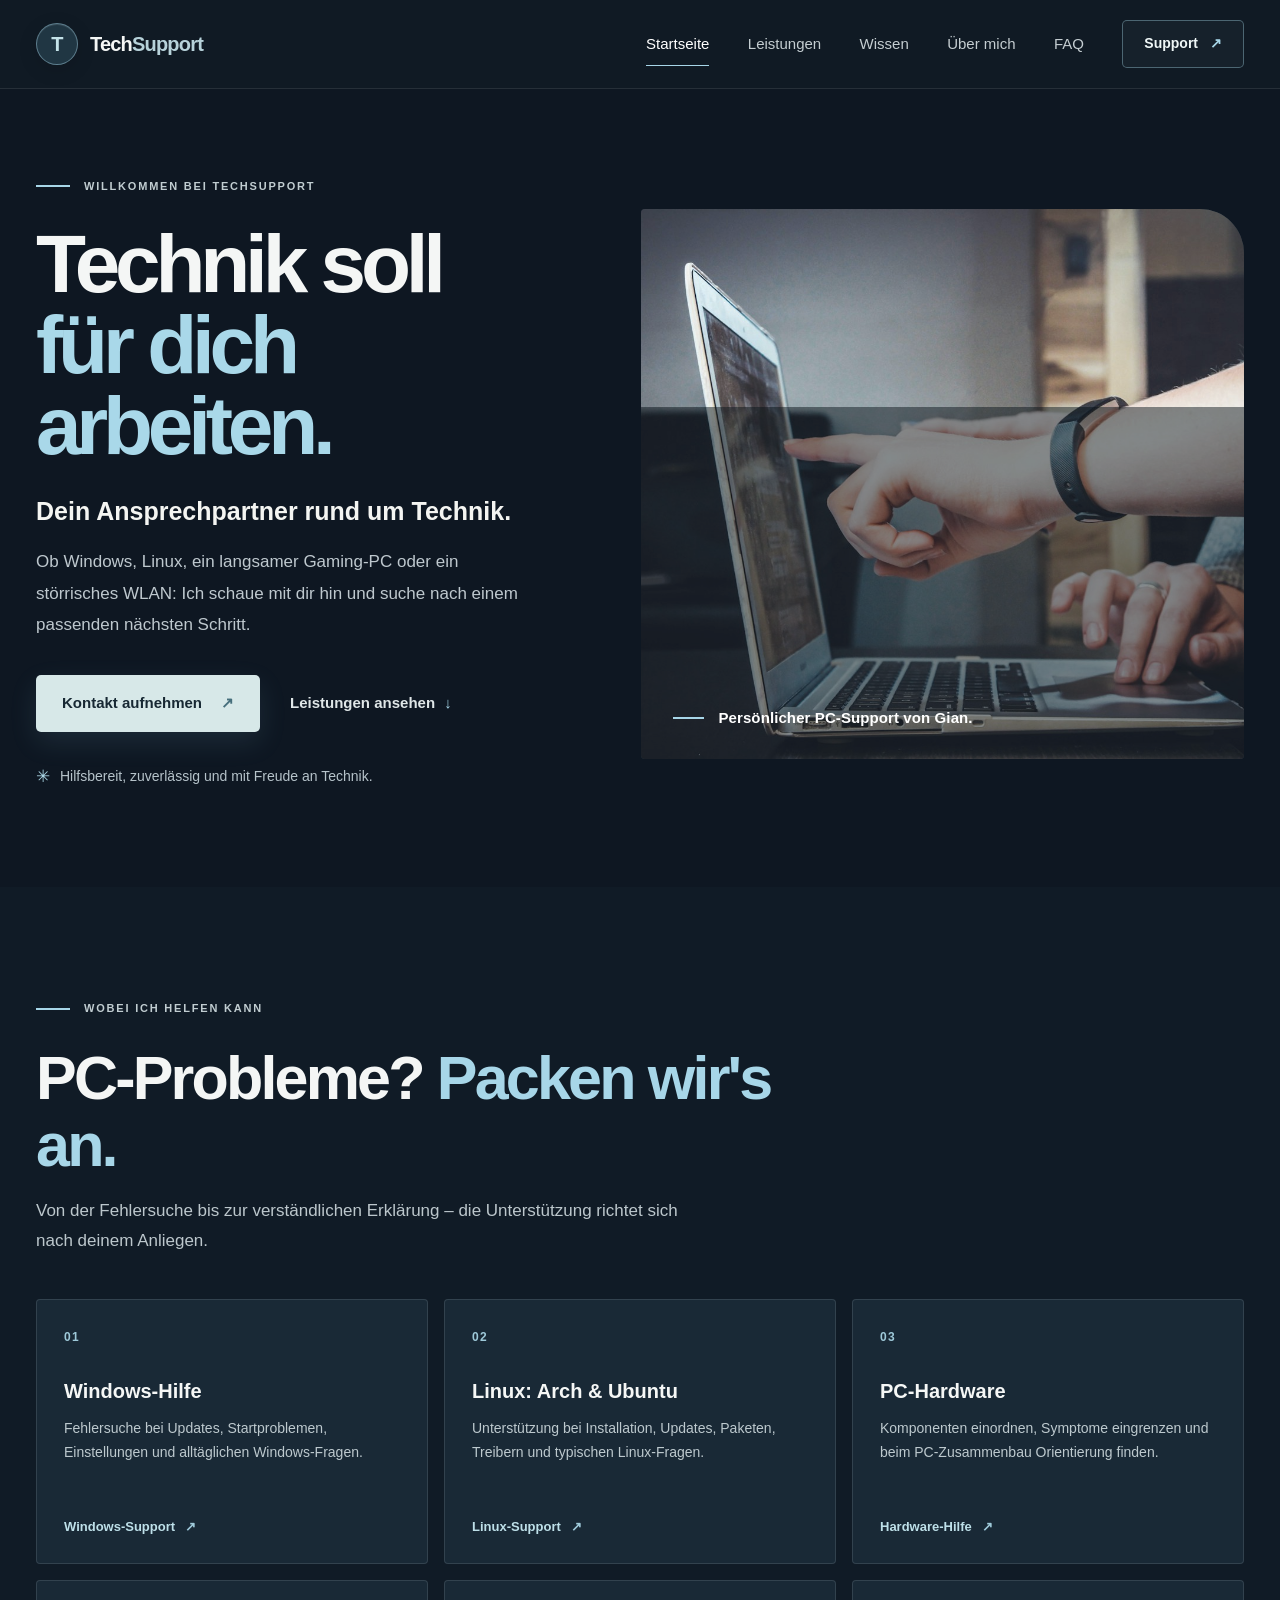
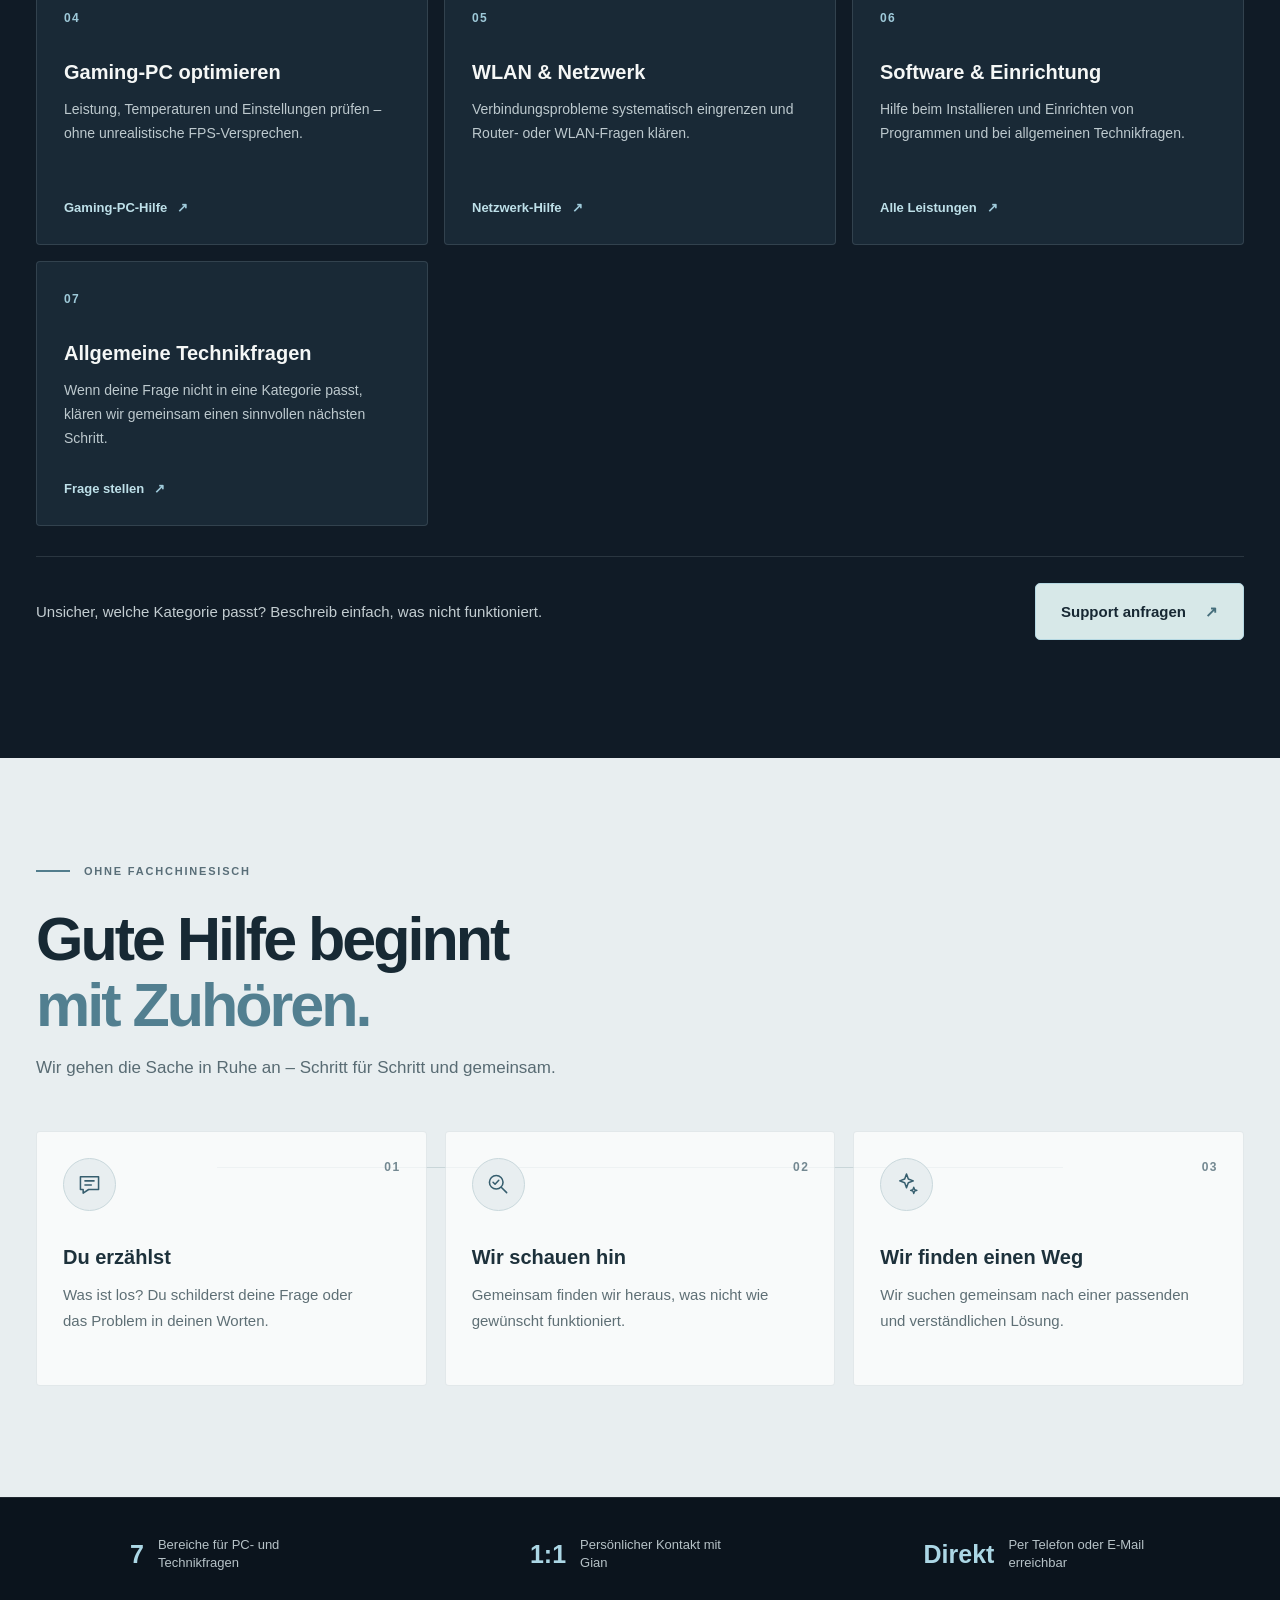
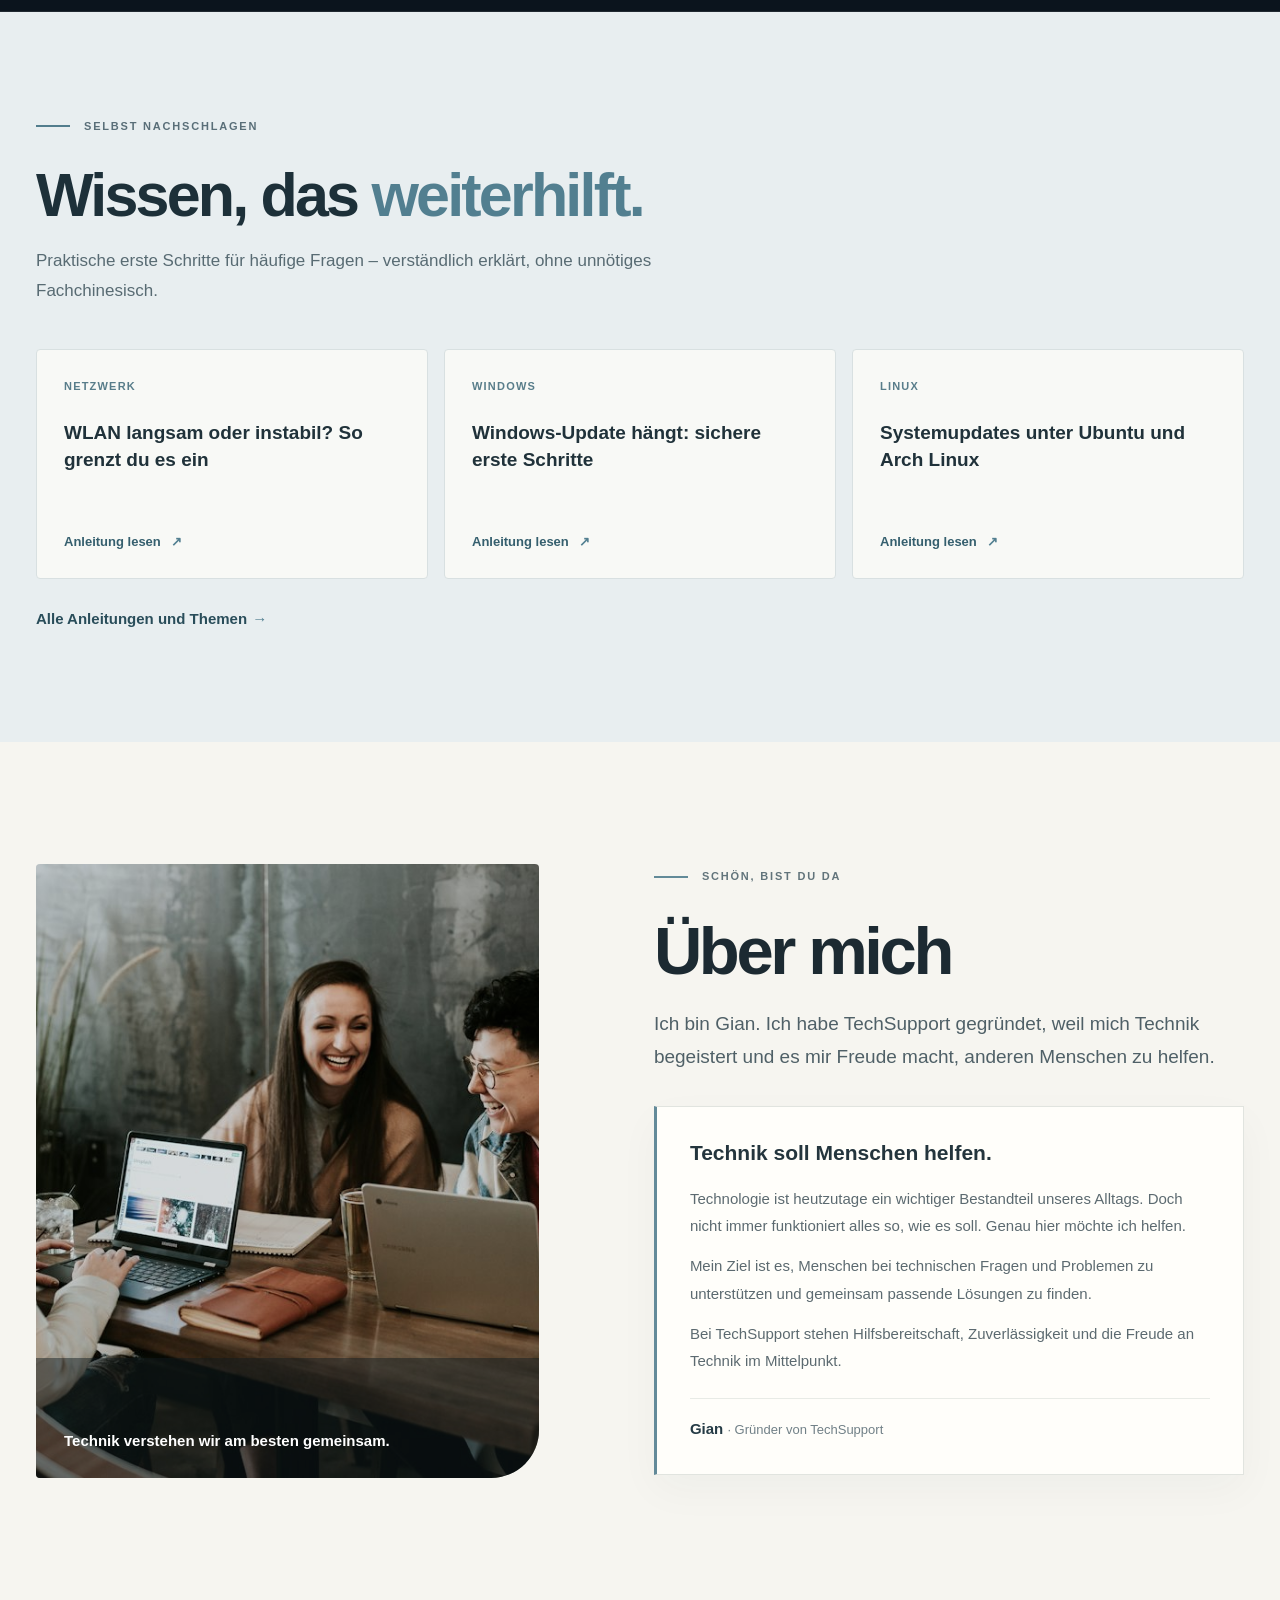
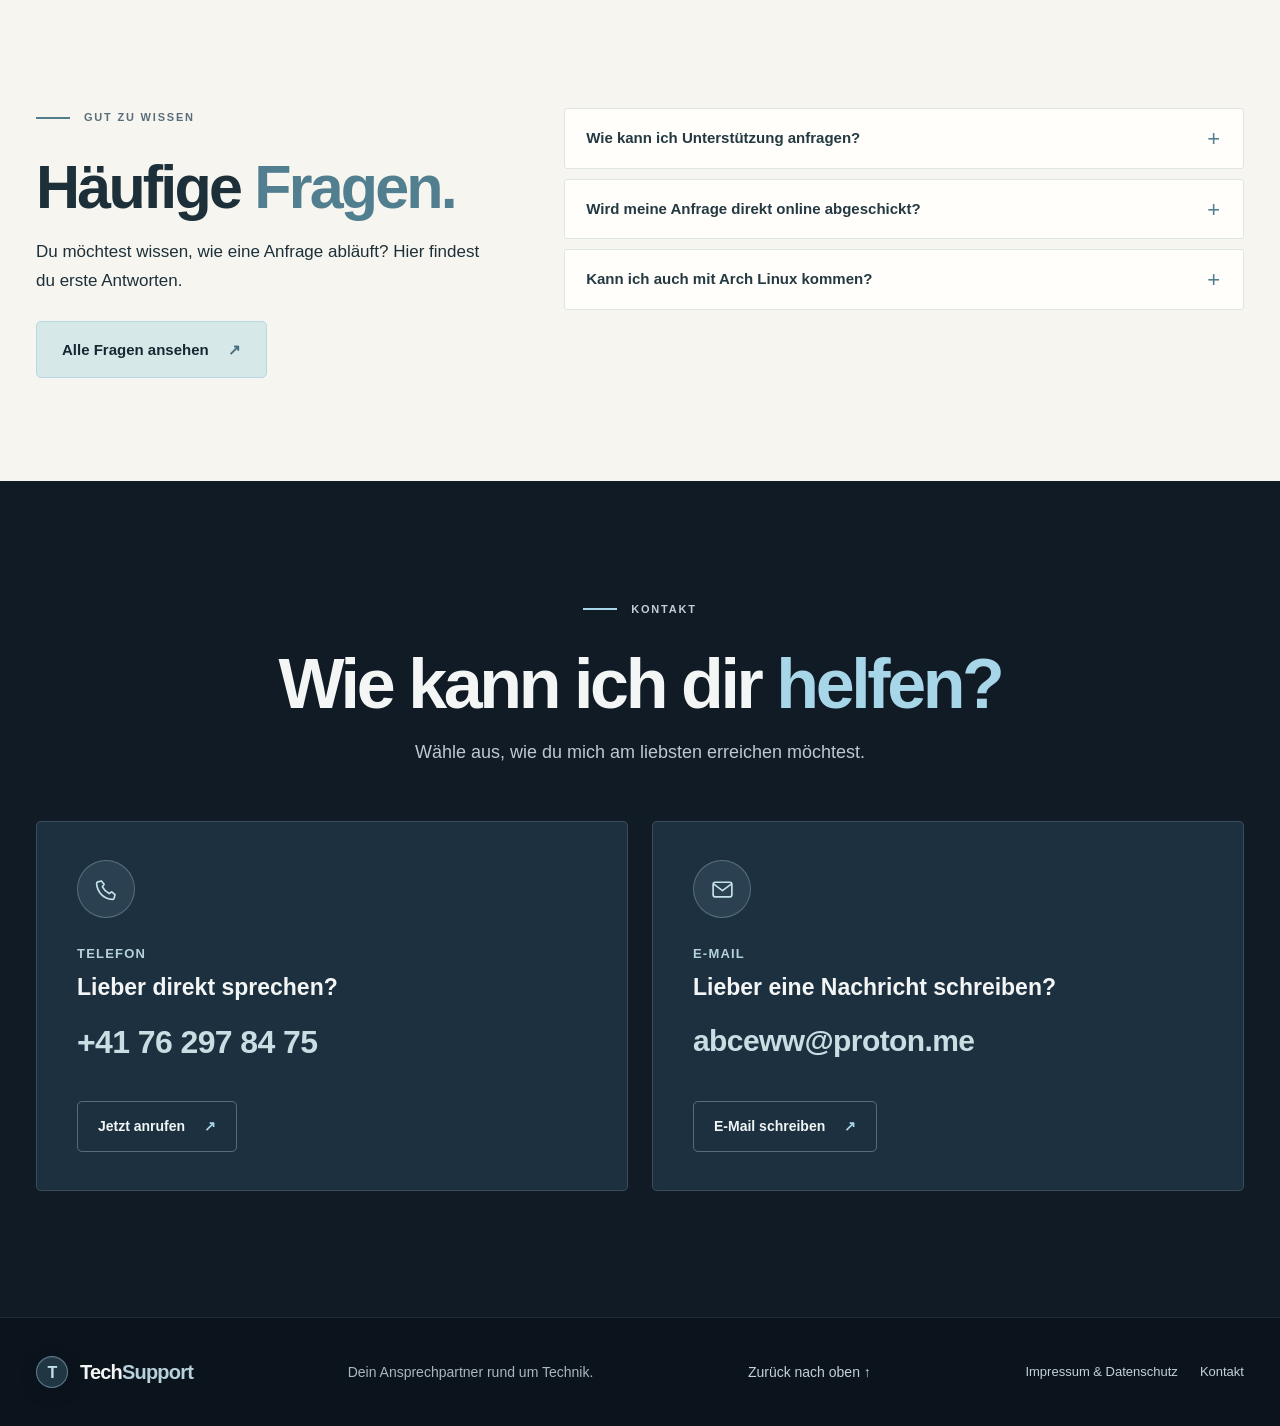
<file: index.html>
<!doctype html>
<html lang="de-CH">
  <head>
    <meta charset="utf-8">
    <meta name="viewport" content="width=device-width, initial-scale=1">
    <meta
      name="description"
      content="PCSupport.art: persönliche PC- und Technikunterstützung von Gian. Hilfe bei Windows, Linux, Hardware, Gaming-PCs, WLAN und mehr."
    >
    <meta name="theme-color" content="#111b25">
    <link rel="canonical" href="https://pcsupport.art/">
    <meta property="og:type" content="website">
    <meta property="og:title" content="TechSupport | PCSupport.art">
    <meta property="og:description" content="Persönliche Hilfe bei PC, Windows, Linux, Hardware, Gaming und Netzwerk.">
    <title>TechSupport | PCSupport.art – PC-Hilfe, die verständlich bleibt</title>
    <link rel="stylesheet" href="styles.css">
    <script src="script.js" defer></script>
  </head>
  <body>
    <a class="skip-link" href="#inhalt">Direkt zum Inhalt</a>

    <header class="site-header">
      <nav class="nav container" aria-label="Hauptnavigation">
        <a class="brand" href="#start" aria-label="TechSupport – zur Startseite">
          <span class="brand-mark" aria-hidden="true">T</span>
          <span>Tech<span class="brand-accent">Support</span></span>
        </a>

        <button
          class="nav-toggle"
          type="button"
          aria-label="Navigation öffnen"
          aria-expanded="false"
          aria-controls="nav-links"
        >
          <span></span>
          <span></span>
        </button>

        <div class="nav-links" id="nav-links">
          <a class="nav-link active" href="#start">Startseite</a>
          <a class="nav-link" href="#leistungen">Leistungen</a>
          <a class="nav-link" href="#wissen">Wissen</a>
          <a class="nav-link" href="#ueber-mich">Über mich</a>
          <a class="nav-link" href="#faq">FAQ</a>
          <a class="nav-cta" href="kontakt.html">Support <span aria-hidden="true">↗</span></a>
        </div>
      </nav>
    </header>

    <main id="inhalt">
      <section class="hero section" id="start" aria-labelledby="hero-title">
        <div class="container hero-layout">
          <div class="hero-copy reveal">
            <p class="eyebrow"><span class="eyebrow-line"></span> Willkommen bei TechSupport</p>
            <h1 id="hero-title">
              Technik soll<br>
              <span>für dich arbeiten.</span>
            </h1>
            <p class="hero-subtitle">Dein Ansprechpartner rund um Technik.</p>
            <p class="hero-description">
              Ob Windows, Linux, ein langsamer Gaming-PC oder ein störrisches WLAN:
              Ich schaue mit dir hin und suche nach einem passenden nächsten Schritt.
            </p>
            <div class="hero-actions">
              <a class="button button-primary" href="#kontakt">
                Kontakt aufnehmen <span aria-hidden="true">↗</span>
              </a>
              <a class="text-link" href="#leistungen">Leistungen ansehen <span aria-hidden="true">↓</span></a>
            </div>
            <p class="hero-note"><span class="hero-note-mark" aria-hidden="true">✳</span> Hilfsbereit, zuverlässig und mit Freude an Technik.</p>
          </div>

          <figure class="hero-photo reveal">
            <img
              src="hero-photo.jpg"
              alt="Eine Person zeigt einer anderen etwas auf einem Laptopbildschirm."
              fetchpriority="high"
              width="1400"
              height="933"
            >
            <figcaption>
              <span class="caption-line" aria-hidden="true"></span>
              Persönlicher PC-Support von Gian.
            </figcaption>
          </figure>
        </div>
      </section>

      <section class="services section" id="leistungen" aria-labelledby="services-title">
        <div class="container">
          <div class="section-heading-block reveal">
            <p class="eyebrow"><span class="eyebrow-line"></span> Wobei ich helfen kann</p>
            <h2 id="services-title">PC-Probleme? <span>Packen wir's an.</span></h2>
            <p>Von der Fehlersuche bis zur verständlichen Erklärung – die Unterstützung richtet sich nach deinem Anliegen.</p>
          </div>
          <div class="service-grid">
            <a class="service-card reveal" href="services.html#windows">
              <span class="service-symbol" aria-hidden="true">01</span>
              <h3>Windows-Hilfe</h3>
              <p>Fehlersuche bei Updates, Startproblemen, Einstellungen und alltäglichen Windows-Fragen.</p>
              <span class="card-link">Windows-Support <span aria-hidden="true">↗</span></span>
            </a>
            <a class="service-card reveal" href="services.html#linux">
              <span class="service-symbol" aria-hidden="true">02</span>
              <h3>Linux: Arch & Ubuntu</h3>
              <p>Unterstützung bei Installation, Updates, Paketen, Treibern und typischen Linux-Fragen.</p>
              <span class="card-link">Linux-Support <span aria-hidden="true">↗</span></span>
            </a>
            <a class="service-card reveal" href="services.html#hardware">
              <span class="service-symbol" aria-hidden="true">03</span>
              <h3>PC-Hardware</h3>
              <p>Komponenten einordnen, Symptome eingrenzen und beim PC-Zusammenbau Orientierung finden.</p>
              <span class="card-link">Hardware-Hilfe <span aria-hidden="true">↗</span></span>
            </a>
            <a class="service-card reveal" href="services.html#gaming">
              <span class="service-symbol" aria-hidden="true">04</span>
              <h3>Gaming-PC optimieren</h3>
              <p>Leistung, Temperaturen und Einstellungen prüfen – ohne unrealistische FPS-Versprechen.</p>
              <span class="card-link">Gaming-PC-Hilfe <span aria-hidden="true">↗</span></span>
            </a>
            <a class="service-card reveal" href="services.html#netzwerk">
              <span class="service-symbol" aria-hidden="true">05</span>
              <h3>WLAN & Netzwerk</h3>
              <p>Verbindungsprobleme systematisch eingrenzen und Router- oder WLAN-Fragen klären.</p>
              <span class="card-link">Netzwerk-Hilfe <span aria-hidden="true">↗</span></span>
            </a>
            <a class="service-card reveal" href="services.html#software">
              <span class="service-symbol" aria-hidden="true">06</span>
              <h3>Software & Einrichtung</h3>
              <p>Hilfe beim Installieren und Einrichten von Programmen und bei allgemeinen Technikfragen.</p>
              <span class="card-link">Alle Leistungen <span aria-hidden="true">↗</span></span>
            </a>
            <a class="service-card reveal" href="services.html#allgemein">
              <span class="service-symbol" aria-hidden="true">07</span>
              <h3>Allgemeine Technikfragen</h3>
              <p>Wenn deine Frage nicht in eine Kategorie passt, klären wir gemeinsam einen sinnvollen nächsten Schritt.</p>
              <span class="card-link">Frage stellen <span aria-hidden="true">↗</span></span>
            </a>
          </div>
          <div class="services-footer reveal">
            <p>Unsicher, welche Kategorie passt? Beschreib einfach, was nicht funktioniert.</p>
            <a class="button button-dark" href="kontakt.html">Support anfragen <span aria-hidden="true">↗</span></a>
          </div>
        </div>
      </section>

      <section class="support section" id="so-helfe-ich" aria-labelledby="support-title">
        <div class="container">
          <div class="support-heading reveal">
            <p class="eyebrow"><span class="eyebrow-line"></span> Ohne Fachchinesisch</p>
            <h2 id="support-title">Gute Hilfe beginnt<br><span>mit Zuhören.</span></h2>
            <p>Wir gehen die Sache in Ruhe an – Schritt für Schritt und gemeinsam.</p>
          </div>

          <div class="support-steps">
            <article class="support-step reveal">
              <span class="step-number">01</span>
              <span class="step-icon" aria-hidden="true">
                <svg viewBox="0 0 32 32" fill="none">
                  <path d="M6 7.5h20v14H15l-6 4v-4H6v-14Z" stroke="currentColor" stroke-width="1.7" stroke-linejoin="round"/>
                  <path d="M11 12h10M11 16.5h7" stroke="currentColor" stroke-width="1.7" stroke-linecap="round"/>
                </svg>
              </span>
              <h3>Du erzählst</h3>
              <p>Was ist los? Du schilderst deine Frage oder das Problem in deinen Worten.</p>
            </article>
            <article class="support-step reveal">
              <span class="step-number">02</span>
              <span class="step-icon" aria-hidden="true">
                <svg viewBox="0 0 32 32" fill="none">
                  <circle cx="13.5" cy="13.5" r="7.5" stroke="currentColor" stroke-width="1.7"/>
                  <path d="m19 19 6 6M10 13.5l2.2 2.2 4.1-4.4" stroke="currentColor" stroke-width="1.7" stroke-linecap="round" stroke-linejoin="round"/>
                </svg>
              </span>
              <h3>Wir schauen hin</h3>
              <p>Gemeinsam finden wir heraus, was nicht wie gewünscht funktioniert.</p>
            </article>
            <article class="support-step reveal">
              <span class="step-number">03</span>
              <span class="step-icon" aria-hidden="true">
                <svg viewBox="0 0 32 32" fill="none">
                  <path d="M16 4.5 18 10l5.5 2-5.5 2L16 19.5 14 14l-5.5-2 5.5-2 2-5.5Z" stroke="currentColor" stroke-width="1.7" stroke-linejoin="round"/>
                  <path d="m24 19 .9 2.6 2.6.9-2.6.9L24 26l-.9-2.6-2.6-.9 2.6-.9L24 19Z" stroke="currentColor" stroke-width="1.5" stroke-linejoin="round"/>
                </svg>
              </span>
              <h3>Wir finden einen Weg</h3>
              <p>Wir suchen gemeinsam nach einer passenden und verständlichen Lösung.</p>
            </article>
          </div>
        </div>
      </section>

      <section class="quick-facts" aria-label="PCSupport.art auf einen Blick">
        <div class="container quick-facts-grid">
          <div><strong>7</strong><span>Bereiche für PC- und Technikfragen</span></div>
          <div><strong>1:1</strong><span>Persönlicher Kontakt mit Gian</span></div>
          <div><strong>Direkt</strong><span>Per Telefon oder E-Mail erreichbar</span></div>
        </div>
      </section>

      <section class="knowledge-preview section" id="wissen" aria-labelledby="knowledge-title">
        <div class="container">
          <div class="section-heading-block reveal">
            <p class="eyebrow"><span class="eyebrow-line"></span> Selbst nachschlagen</p>
            <h2 id="knowledge-title">Wissen, das <span>weiterhilft.</span></h2>
            <p>Praktische erste Schritte für häufige Fragen – verständlich erklärt, ohne unnötiges Fachchinesisch.</p>
          </div>
          <div class="guide-preview-grid">
            <a class="guide-preview reveal" href="wissen.html#network-basics">
              <span class="guide-category">Netzwerk</span>
              <h3>WLAN langsam oder instabil? So grenzt du es ein</h3>
              <span class="card-link">Anleitung lesen <span aria-hidden="true">↗</span></span>
            </a>
            <a class="guide-preview reveal" href="wissen.html#windows-update">
              <span class="guide-category">Windows</span>
              <h3>Windows-Update hängt: sichere erste Schritte</h3>
              <span class="card-link">Anleitung lesen <span aria-hidden="true">↗</span></span>
            </a>
            <a class="guide-preview reveal" href="wissen.html#linux-updates">
              <span class="guide-category">Linux</span>
              <h3>Systemupdates unter Ubuntu und Arch Linux</h3>
              <span class="card-link">Anleitung lesen <span aria-hidden="true">↗</span></span>
            </a>
          </div>
          <a class="text-link knowledge-all" href="wissen.html">Alle Anleitungen und Themen <span aria-hidden="true">→</span></a>
        </div>
      </section>

      <section class="about section" id="ueber-mich" aria-labelledby="about-title">
        <div class="container about-layout">
          <figure class="about-photo reveal">
            <img
              src="support-photo.jpg"
              alt="Drei Menschen arbeiten gemeinsam an einem Laptop."
              loading="lazy"
              width="1000"
              height="667"
            >
            <figcaption>Technik verstehen wir am besten gemeinsam.</figcaption>
          </figure>

          <div class="about-copy">
            <div class="section-heading reveal">
              <p class="eyebrow"><span class="eyebrow-line"></span> Schön, bist du da</p>
              <h2 id="about-title">Über mich</h2>
              <p class="section-lead">
                Ich bin Gian. Ich habe TechSupport gegründet, weil mich Technik
                begeistert und es mir Freude macht, anderen Menschen zu helfen.
              </p>
            </div>

            <article class="story-card reveal">
              <h3>Technik soll Menschen helfen.</h3>
              <p>
                Technologie ist heutzutage ein wichtiger Bestandteil unseres Alltags.
                Doch nicht immer funktioniert alles so, wie es soll. Genau hier
                möchte ich helfen.
              </p>
              <p>
                Mein Ziel ist es, Menschen bei technischen Fragen und Problemen zu
                unterstützen und gemeinsam passende Lösungen zu finden.
              </p>
              <p>
                Bei TechSupport stehen Hilfsbereitschaft, Zuverlässigkeit und die
                Freude an Technik im Mittelpunkt.
              </p>
              <p class="story-signature">Gian <span>· Gründer von TechSupport</span></p>
            </article>
          </div>
        </div>
      </section>

      <section class="faq-preview section" id="faq" aria-labelledby="faq-title">
        <div class="container faq-preview-layout">
          <div class="section-heading-block reveal">
            <p class="eyebrow"><span class="eyebrow-line"></span> Gut zu wissen</p>
            <h2 id="faq-title">Häufige <span>Fragen.</span></h2>
            <p>Du möchtest wissen, wie eine Anfrage abläuft? Hier findest du erste Antworten.</p>
            <a class="button button-dark" href="faq.html">Alle Fragen ansehen <span aria-hidden="true">↗</span></a>
          </div>
          <div class="faq-list">
            <details class="faq-item reveal">
              <summary>Wie kann ich Unterstützung anfragen?</summary>
              <p>Schreib eine E-Mail oder ruf an. Auf der Support-Seite kannst du eine Anfrage vorbereiten; sie wird nicht automatisch übertragen.</p>
            </details>
            <details class="faq-item reveal">
              <summary>Wird meine Anfrage direkt online abgeschickt?</summary>
              <p>Nein. Ohne Backend wird ein E-Mail-Entwurf in deinem Mailprogramm vorbereitet. Du prüfst ihn und sendest ihn selbst ab.</p>
            </details>
            <details class="faq-item reveal">
              <summary>Kann ich auch mit Arch Linux kommen?</summary>
              <p>Ja, Linux gehört zu den angebotenen Themen, insbesondere Arch Linux und Ubuntu.</p>
            </details>
          </div>
        </div>
      </section>

      <section class="contact section" id="kontakt" aria-labelledby="contact-title">
        <div class="container">
          <div class="contact-heading reveal">
            <p class="eyebrow"><span class="eyebrow-line"></span> Kontakt</p>
            <h2 id="contact-title">Wie kann ich dir <span>helfen?</span></h2>
            <p>Wähle aus, wie du mich am liebsten erreichen möchtest.</p>
          </div>

          <div class="contact-options">
            <article class="contact-card reveal">
              <span class="contact-icon" aria-hidden="true">
                <svg viewBox="0 0 24 24" fill="none">
                  <path d="M7.1 3.8 9.7 7l-1.6 2.4a15 15 0 0 0 6.5 6.5l2.4-1.6 3.2 2.6-.9 3.4a1.6 1.6 0 0 1-1.7 1.2C9.2 20.8 3.2 14.8 2.5 6.4a1.6 1.6 0 0 1 1.2-1.7l3.4-.9Z" stroke="currentColor" stroke-width="1.6" stroke-linecap="round" stroke-linejoin="round"/>
                </svg>
              </span>
              <p class="contact-label">Telefon</p>
              <h3>Lieber direkt sprechen?</h3>
              <a class="contact-value" href="tel:+41762978475">+41 76 297 84 75</a>
              <a class="button button-secondary" href="tel:+41762978475">
                Jetzt anrufen <span aria-hidden="true">↗</span>
              </a>
            </article>

            <article class="contact-card reveal">
              <span class="contact-icon" aria-hidden="true">
                <svg viewBox="0 0 24 24" fill="none">
                  <rect x="3" y="5" width="18" height="14" rx="2" stroke="currentColor" stroke-width="1.6"/>
                  <path d="m4 7 8 6 8-6" stroke="currentColor" stroke-width="1.6" stroke-linecap="round" stroke-linejoin="round"/>
                </svg>
              </span>
              <p class="contact-label">E-Mail</p>
              <h3>Lieber eine Nachricht schreiben?</h3>
              <a
                class="contact-value email-value"
                href="mailto:abceww@proton.me?subject=Anfrage%20an%20TechSupport"
              >abceww@proton.me</a>
              <a
                class="button button-secondary"
                href="mailto:abceww@proton.me?subject=Anfrage%20an%20TechSupport"
              >
                E-Mail schreiben <span aria-hidden="true">↗</span>
              </a>
            </article>
          </div>
        </div>
      </section>
    </main>

    <footer class="footer">
      <div class="container footer-inner">
        <a class="brand footer-brand" href="#start">
          <span class="brand-mark" aria-hidden="true">T</span>
          <span>Tech<span class="brand-accent">Support</span></span>
        </a>
        <p>Dein Ansprechpartner rund um Technik.</p>
        <a class="footer-top" href="#start">Zurück nach oben ↑</a>
        <div class="footer-links">
          <a href="rechtliches.html">Impressum & Datenschutz</a>
          <a href="kontakt.html">Kontakt</a>
        </div>
      </div>
    </footer>
  </body>
</html>
</file>
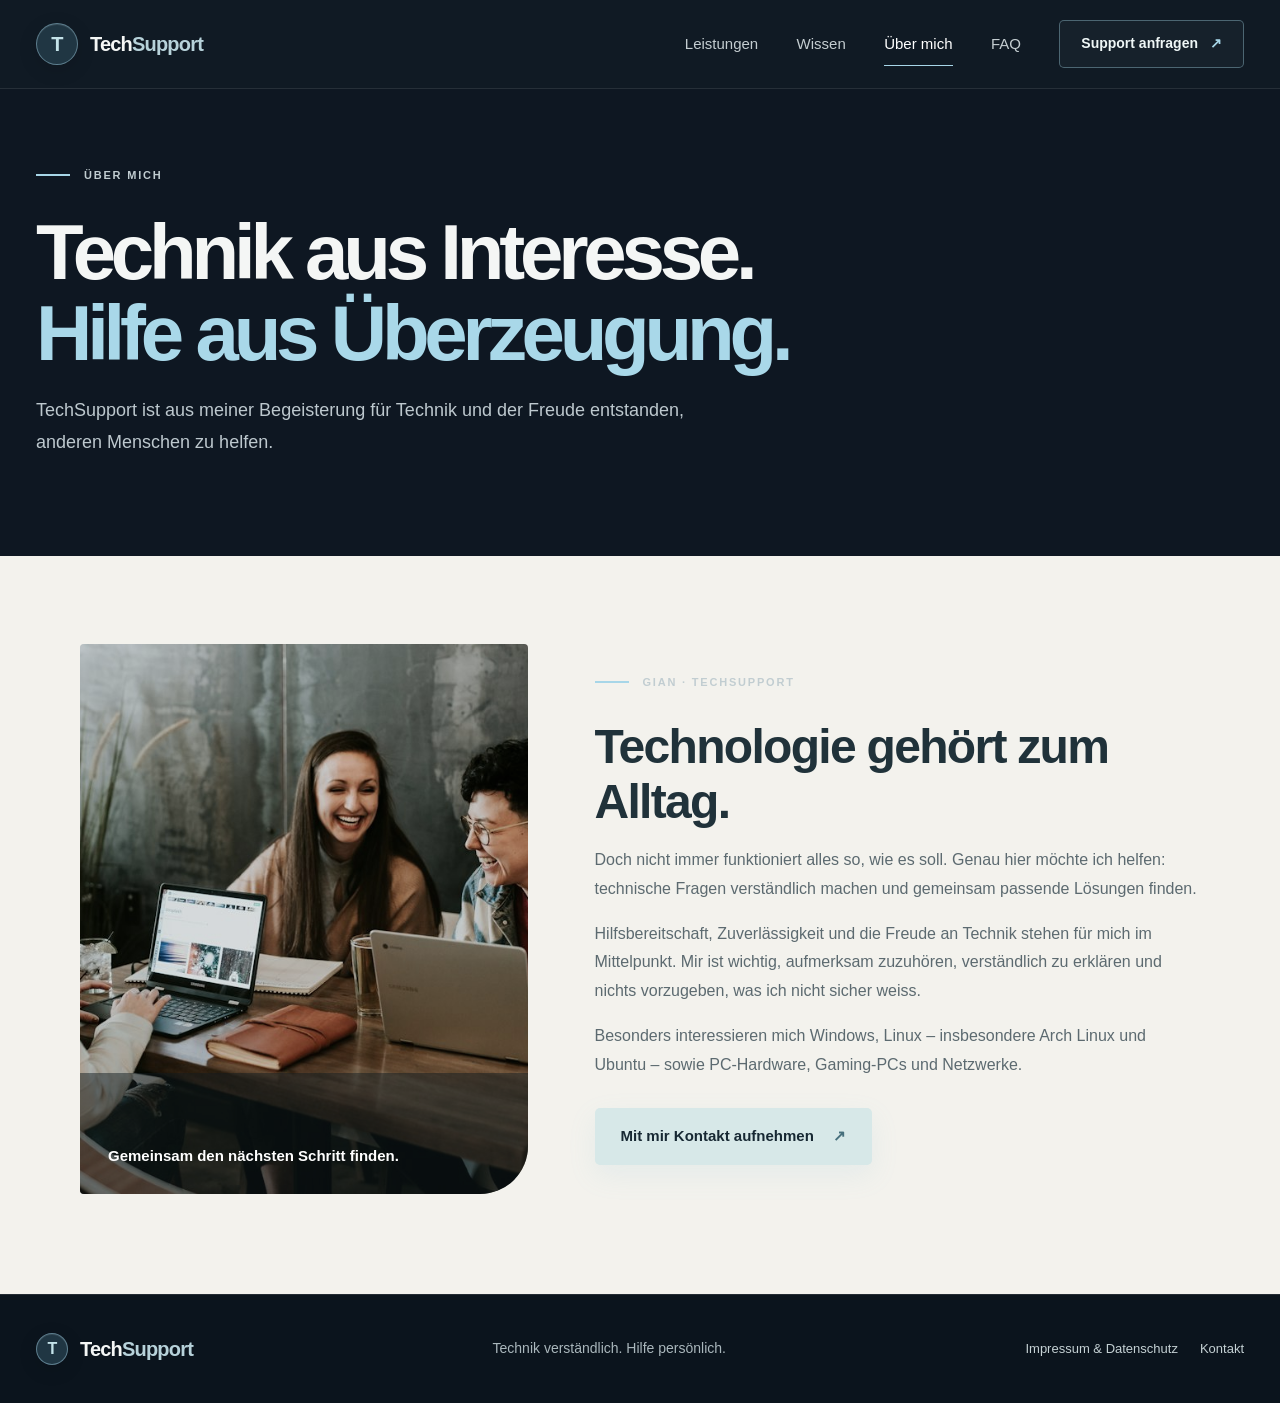
<file: about.html>
<!doctype html>
<html lang="de-CH">
  <head>
    <meta charset="utf-8">
    <meta name="viewport" content="width=device-width, initial-scale=1">
    <meta name="description" content="Lerne Gian und die Idee hinter PCSupport.art kennen: Technik verständlich machen und Menschen helfen.">
    <meta name="theme-color" content="#111b25">
    <link rel="canonical" href="https://pcsupport.art/about.html">
    <title>Über Gian | TechSupport · PCSupport.art</title>
    <link rel="stylesheet" href="styles.css">
    <script src="script.js" defer></script>
  </head>
  <body>
    <a class="skip-link" href="#inhalt">Direkt zum Inhalt</a>
    <header class="site-header"><nav class="nav container" aria-label="Hauptnavigation">
      <a class="brand" href="index.html" aria-label="TechSupport – Startseite"><span class="brand-mark" aria-hidden="true">T</span><span>Tech<span class="brand-accent">Support</span></span></a>
      <button class="nav-toggle" type="button" aria-label="Navigation öffnen" aria-expanded="false" aria-controls="nav-links"><span></span><span></span></button>
      <div class="nav-links" id="nav-links"><a class="nav-link" href="services.html">Leistungen</a><a class="nav-link" href="wissen.html">Wissen</a><a class="nav-link active" href="about.html" aria-current="page">Über mich</a><a class="nav-link" href="faq.html">FAQ</a><a class="nav-cta" href="kontakt.html">Support anfragen <span aria-hidden="true">↗</span></a></div>
    </nav></header>
    <main id="inhalt">
      <section class="page-hero page-hero-compact"><div class="container"><p class="eyebrow"><span class="eyebrow-line"></span> Über mich</p><h1>Technik aus Interesse.<br><span>Hilfe aus Überzeugung.</span></h1><p>TechSupport ist aus meiner Begeisterung für Technik und der Freude entstanden, anderen Menschen zu helfen.</p></div></section>
      <section class="page-section"><div class="container about-page-grid">
        <figure class="about-photo about-page-photo"><img src="support-photo.jpg" alt="Menschen sitzen zusammen an einem Laptop." width="1000" height="667"><figcaption>Gemeinsam den nächsten Schritt finden.</figcaption></figure>
        <div class="about-page-copy"><p class="eyebrow"><span class="eyebrow-line"></span> Gian · TechSupport</p><h2>Technologie gehört zum Alltag.</h2><p>Doch nicht immer funktioniert alles so, wie es soll. Genau hier möchte ich helfen: technische Fragen verständlich machen und gemeinsam passende Lösungen finden.</p><p>Hilfsbereitschaft, Zuverlässigkeit und die Freude an Technik stehen für mich im Mittelpunkt. Mir ist wichtig, aufmerksam zuzuhören, verständlich zu erklären und nichts vorzugeben, was ich nicht sicher weiss.</p><p>Besonders interessieren mich Windows, Linux – insbesondere Arch Linux und Ubuntu – sowie PC-Hardware, Gaming-PCs und Netzwerke.</p><a class="button button-primary" href="kontakt.html">Mit mir Kontakt aufnehmen <span aria-hidden="true">↗</span></a></div>
      </div></section>
    </main>
    <footer class="footer"><div class="container footer-inner"><a class="brand footer-brand" href="index.html"><span class="brand-mark" aria-hidden="true">T</span><span>Tech<span class="brand-accent">Support</span></span></a><p>Technik verständlich. Hilfe persönlich.</p><div class="footer-links"><a href="rechtliches.html">Impressum & Datenschutz</a><a href="kontakt.html">Kontakt</a></div></div></footer>
  </body>
</html>
</file>
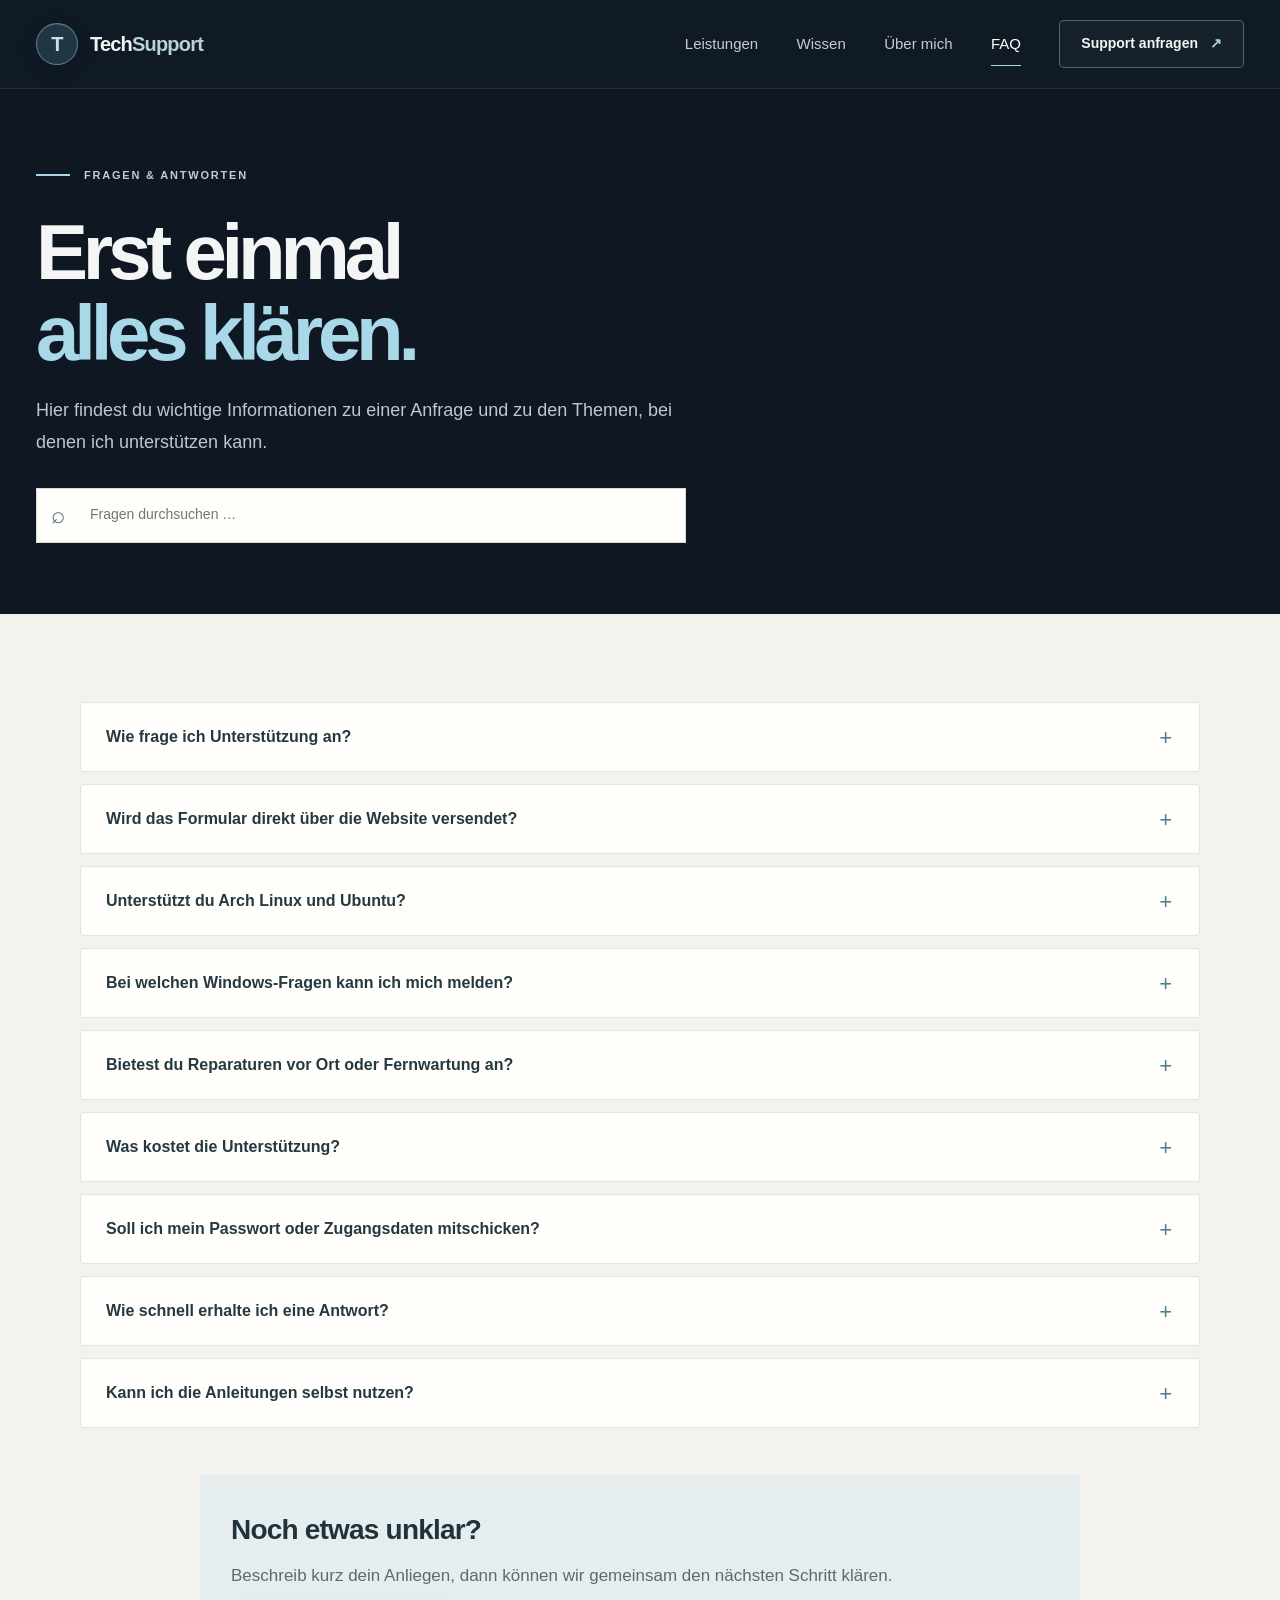
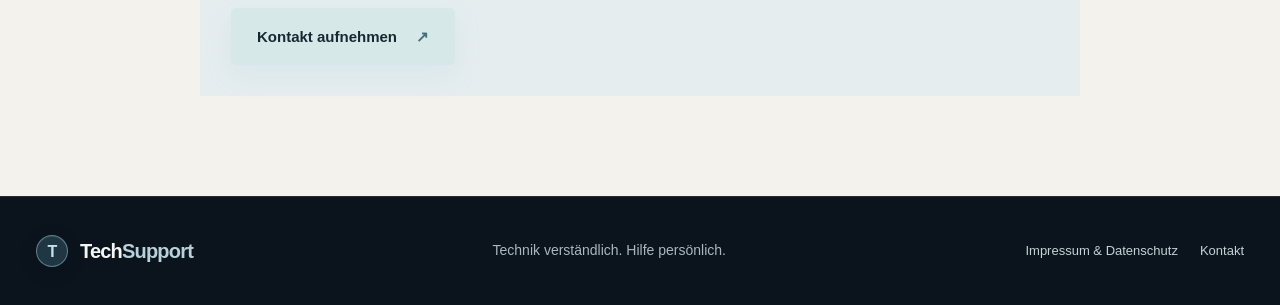
<file: faq.html>
<!doctype html>
<html lang="de-CH">
  <head>
    <meta charset="utf-8">
    <meta name="viewport" content="width=device-width, initial-scale=1">
    <meta name="description" content="Antworten zu PCSupport.art, Supportanfragen, unterstützten Themen, Datenschutz und technischer Hilfe.">
    <meta name="theme-color" content="#111b25">
    <link rel="canonical" href="https://pcsupport.art/faq.html">
    <title>Häufige Fragen | TechSupport · PCSupport.art</title>
    <link rel="stylesheet" href="styles.css">
    <script src="script.js" defer></script>
  </head>
  <body>
    <a class="skip-link" href="#inhalt">Direkt zum Inhalt</a>
    <header class="site-header"><nav class="nav container" aria-label="Hauptnavigation">
      <a class="brand" href="index.html" aria-label="TechSupport – Startseite"><span class="brand-mark" aria-hidden="true">T</span><span>Tech<span class="brand-accent">Support</span></span></a>
      <button class="nav-toggle" type="button" aria-label="Navigation öffnen" aria-expanded="false" aria-controls="nav-links"><span></span><span></span></button>
      <div class="nav-links" id="nav-links"><a class="nav-link" href="services.html">Leistungen</a><a class="nav-link" href="wissen.html">Wissen</a><a class="nav-link" href="about.html">Über mich</a><a class="nav-link active" href="faq.html" aria-current="page">FAQ</a><a class="nav-cta" href="kontakt.html">Support anfragen <span aria-hidden="true">↗</span></a></div>
    </nav></header>
    <main id="inhalt">
      <section class="page-hero page-hero-compact"><div class="container"><p class="eyebrow"><span class="eyebrow-line"></span> Fragen & Antworten</p><h1>Erst einmal<br><span>alles klären.</span></h1><p>Hier findest du wichtige Informationen zu einer Anfrage und zu den Themen, bei denen ich unterstützen kann.</p><label class="knowledge-search faq-search" for="faq-search"><span aria-hidden="true">⌕</span><input id="faq-search" type="search" placeholder="Fragen durchsuchen …"><span class="visually-hidden">Fragen durchsuchen</span></label></div></section>
      <section class="page-section"><div class="container faq-page-list" id="faq-list">
        <details class="faq-item" data-search="anfrage kontaktieren telefon email mail support"><summary>Wie frage ich Unterstützung an?</summary><p>Schreib an <a href="mailto:abceww@proton.me">abceww@proton.me</a>, ruf unter <a href="tel:+41762978475">+41 76 297 84 75</a> an oder nutze das <a href="kontakt.html">Supportformular</a>, um eine E-Mail vorzubereiten.</p></details>
        <details class="faq-item" data-search="formular daten gespeichert backend email versand"><summary>Wird das Formular direkt über die Website versendet?</summary><p>Nein. Die statische Website hat kein Backend. Das Formular erstellt einen E-Mail-Entwurf in deinem eigenen Mailprogramm. Die Website speichert oder versendet die Anfrage nicht. Du musst den Entwurf selbst prüfen und abschicken.</p></details>
        <details class="faq-item" data-search="arch linux ubuntu linux unterstützung distribution"><summary>Unterstützt du Arch Linux und Ubuntu?</summary><p>Ja, Linux-Hilfe, insbesondere für Arch Linux und Ubuntu, gehört zu den angebotenen Themen. Beschreib in deiner Anfrage möglichst genau die Distribution, Version und Fehlermeldung.</p></details>
        <details class="faq-item" data-search="windows betriebssystem pc hilfe unterstützung"><summary>Bei welchen Windows-Fragen kann ich mich melden?</summary><p>Zum Beispiel bei allgemeinen Einstellungen, Update- oder Startproblemen sowie Software- und Treiberfragen. Die passende Unterstützung hängt vom konkreten Problem ab.</p></details>
        <details class="faq-item" data-search="reparatur vor ort fernwartung remote zugriff"><summary>Bietest du Reparaturen vor Ort oder Fernwartung an?</summary><p>Die Website verspricht keine Reparaturen vor Ort oder Fernwartung. Ob und in welcher Form Unterstützung möglich ist, muss für dein Anliegen direkt abgesprochen werden. Installiere keine Fernwartungsprogramme auf Aufforderung unbekannter Personen.</p></details>
        <details class="faq-item" data-search="kosten preis kostenlos tarife stunden"><summary>Was kostet die Unterstützung?</summary><p>Auf dieser Website sind keine Preise oder Tarife festgelegt. Kläre vor einer Unterstützung direkt mit Gian, ob und welche Kosten anfallen.</p></details>
        <details class="faq-item" data-search="passwort zugangsdaten sicherheit vertraulich email"><summary>Soll ich mein Passwort oder Zugangsdaten mitschicken?</summary><p>Nein. Sende keine Passwörter, Einmalcodes oder Wiederherstellungscodes. Für eine erste Einschätzung reichen in der Regel das beobachtete Verhalten und eine unkritische Fehlermeldung.</p></details>
        <details class="faq-item" data-search="antwortzeit reaktionszeit erreichbarkeit"><summary>Wie schnell erhalte ich eine Antwort?</summary><p>Es wird keine bestimmte Reaktionszeit zugesichert. Bei dringenden Fragen kannst du direkt anrufen.</p></details>
        <details class="faq-item" data-search="anleitungen wissen kostenlos hilfe guide"><summary>Kann ich die Anleitungen selbst nutzen?</summary><p>Ja. Sie geben allgemeine erste Schritte. Je nach Gerät und Version können Details abweichen. Sichere wichtige Daten und führe keine Änderungen durch, die du nicht verstehst.</p></details>
      </div><p class="empty-state" id="faq-empty" hidden>Keine passende Frage gefunden. <a href="kontakt.html">Schreib mir direkt.</a></p><div class="page-cta"><h2>Noch etwas unklar?</h2><p>Beschreib kurz dein Anliegen, dann können wir gemeinsam den nächsten Schritt klären.</p><a class="button button-primary" href="kontakt.html">Kontakt aufnehmen <span aria-hidden="true">↗</span></a></div></div></section>
    </main>
    <footer class="footer"><div class="container footer-inner"><a class="brand footer-brand" href="index.html"><span class="brand-mark" aria-hidden="true">T</span><span>Tech<span class="brand-accent">Support</span></span></a><p>Technik verständlich. Hilfe persönlich.</p><div class="footer-links"><a href="rechtliches.html">Impressum & Datenschutz</a><a href="kontakt.html">Kontakt</a></div></div></footer>
  </body>
</html>
</file>
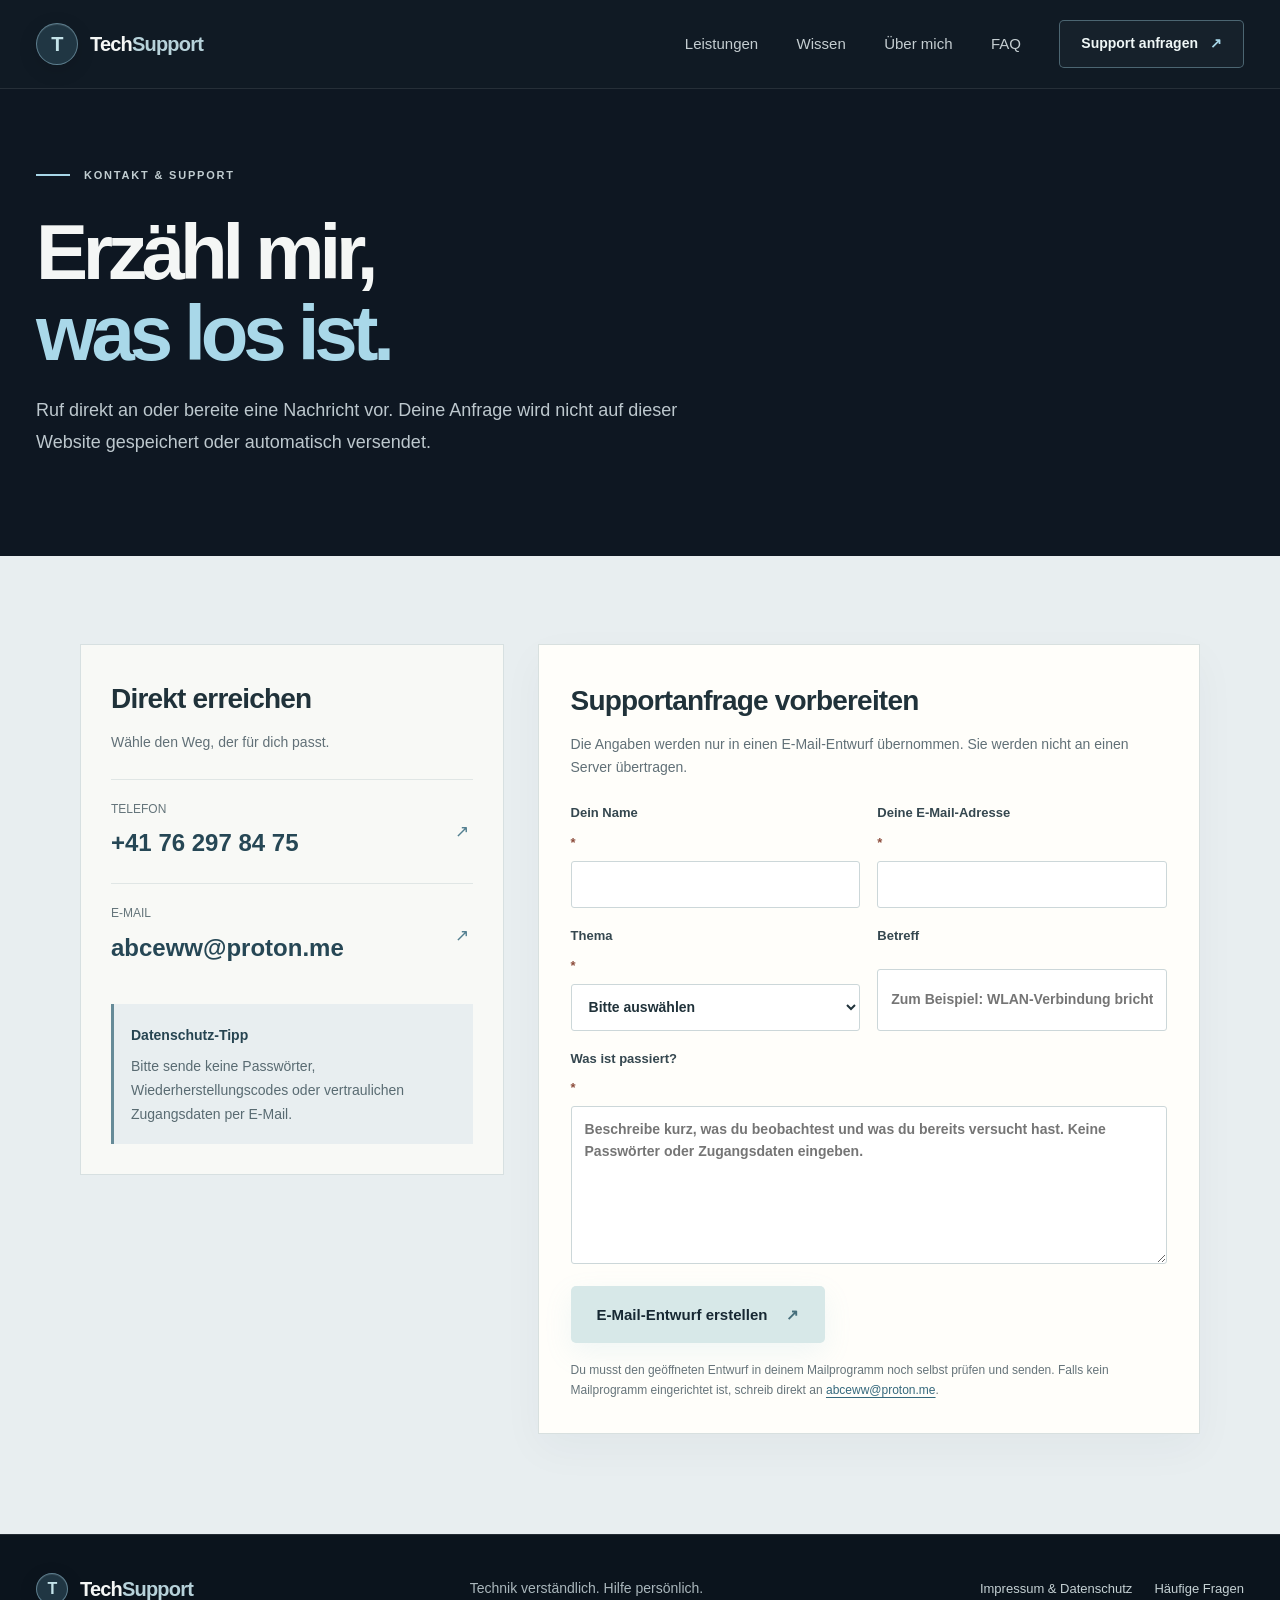
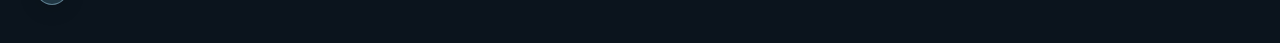
<file: kontakt.html>
<!doctype html>
<html lang="de-CH">
  <head>
    <meta charset="utf-8">
    <meta name="viewport" content="width=device-width, initial-scale=1">
    <meta name="description" content="Kontaktiere Gian von PCSupport.art telefonisch oder bereite eine Supportanfrage per E-Mail vor.">
    <meta name="theme-color" content="#111b25">
    <link rel="canonical" href="https://pcsupport.art/kontakt.html">
    <title>Kontakt & Support | TechSupport · PCSupport.art</title>
    <link rel="stylesheet" href="styles.css">
    <script src="script.js" defer></script>
  </head>
  <body>
    <a class="skip-link" href="#inhalt">Direkt zum Inhalt</a>
    <header class="site-header">
      <nav class="nav container" aria-label="Hauptnavigation">
        <a class="brand" href="index.html" aria-label="TechSupport – Startseite"><span class="brand-mark" aria-hidden="true">T</span><span>Tech<span class="brand-accent">Support</span></span></a>
        <button class="nav-toggle" type="button" aria-label="Navigation öffnen" aria-expanded="false" aria-controls="nav-links"><span></span><span></span></button>
        <div class="nav-links" id="nav-links">
          <a class="nav-link" href="services.html">Leistungen</a><a class="nav-link" href="wissen.html">Wissen</a><a class="nav-link" href="about.html">Über mich</a><a class="nav-link" href="faq.html">FAQ</a>
          <a class="nav-cta" href="kontakt.html" aria-current="page">Support anfragen <span aria-hidden="true">↗</span></a>
        </div>
      </nav>
    </header>
    <main id="inhalt">
      <section class="page-hero page-hero-compact">
        <div class="container">
          <p class="eyebrow"><span class="eyebrow-line"></span> Kontakt & Support</p>
          <h1>Erzähl mir,<br><span>was los ist.</span></h1>
          <p>Ruf direkt an oder bereite eine Nachricht vor. Deine Anfrage wird nicht auf dieser Website gespeichert oder automatisch versendet.</p>
        </div>
      </section>
      <section class="page-section contact-page">
        <div class="container contact-page-grid">
          <div class="direct-contact">
            <h2>Direkt erreichen</h2>
            <p>Wähle den Weg, der für dich passt.</p>
            <a class="direct-contact-link" href="tel:+41762978475"><span>Telefon</span><strong>+41 76 297 84 75</strong><span class="contact-arrow" aria-hidden="true">↗</span></a>
            <a class="direct-contact-link" href="mailto:abceww@proton.me?subject=Anfrage%20an%20TechSupport"><span>E-Mail</span><strong>abceww@proton.me</strong><span class="contact-arrow" aria-hidden="true">↗</span></a>
            <div class="notice-box"><strong>Datenschutz-Tipp</strong><p>Bitte sende keine Passwörter, Wiederherstellungscodes oder vertraulichen Zugangsdaten per E-Mail.</p></div>
          </div>
          <form class="support-form" id="support-form">
            <h2>Supportanfrage vorbereiten</h2>
            <p>Die Angaben werden nur in einen E-Mail-Entwurf übernommen. Sie werden nicht an einen Server übertragen.</p>
            <div class="form-grid">
              <label for="request-name">Dein Name <span aria-hidden="true">*</span><input id="request-name" name="name" autocomplete="name" required maxlength="100"></label>
              <label for="request-email">Deine E-Mail-Adresse <span aria-hidden="true">*</span><input id="request-email" name="email" type="email" autocomplete="email" required maxlength="254"></label>
              <label for="request-category">Thema <span aria-hidden="true">*</span>
                <select id="request-category" name="category" required>
                  <option value="">Bitte auswählen</option><option>Windows</option><option>Linux (Arch Linux / Ubuntu)</option><option>PC-Hardware</option><option>Gaming-PC</option><option>WLAN / Netzwerk</option><option>Softwareinstallation</option><option>Allgemeine Technikfrage</option><option>Anderes</option>
                </select>
              </label>
              <label for="request-subject">Betreff <input id="request-subject" name="subject" maxlength="120" placeholder="Zum Beispiel: WLAN-Verbindung bricht ab"></label>
              <label class="form-wide" for="request-description">Was ist passiert? <span aria-hidden="true">*</span><textarea id="request-description" name="description" rows="6" required maxlength="4000" placeholder="Beschreibe kurz, was du beobachtest und was du bereits versucht hast. Keine Passwörter oder Zugangsdaten eingeben."></textarea></label>
            </div>
            <button class="button button-primary" type="submit" disabled>E-Mail-Entwurf erstellen <span aria-hidden="true">↗</span></button>
            <p class="form-status" id="form-status" role="status" aria-live="polite"></p>
            <a class="button button-secondary draft-link" id="draft-link" hidden>Mailprogramm öffnen <span aria-hidden="true">↗</span></a>
            <p class="form-disclaimer">Du musst den geöffneten Entwurf in deinem Mailprogramm noch selbst prüfen und senden. Falls kein Mailprogramm eingerichtet ist, schreib direkt an <a href="mailto:abceww@proton.me">abceww@proton.me</a>.</p>
            <noscript><p class="form-disclaimer">Zum Erstellen des E-Mail-Entwurfs muss JavaScript aktiviert sein. Du kannst direkt an <a href="mailto:abceww@proton.me">abceww@proton.me</a> schreiben.</p></noscript>
          </form>
        </div>
      </section>
    </main>
    <footer class="footer"><div class="container footer-inner"><a class="brand footer-brand" href="index.html"><span class="brand-mark" aria-hidden="true">T</span><span>Tech<span class="brand-accent">Support</span></span></a><p>Technik verständlich. Hilfe persönlich.</p><div class="footer-links"><a href="rechtliches.html">Impressum & Datenschutz</a><a href="faq.html">Häufige Fragen</a></div></div></footer>
  </body>
</html>
</file>
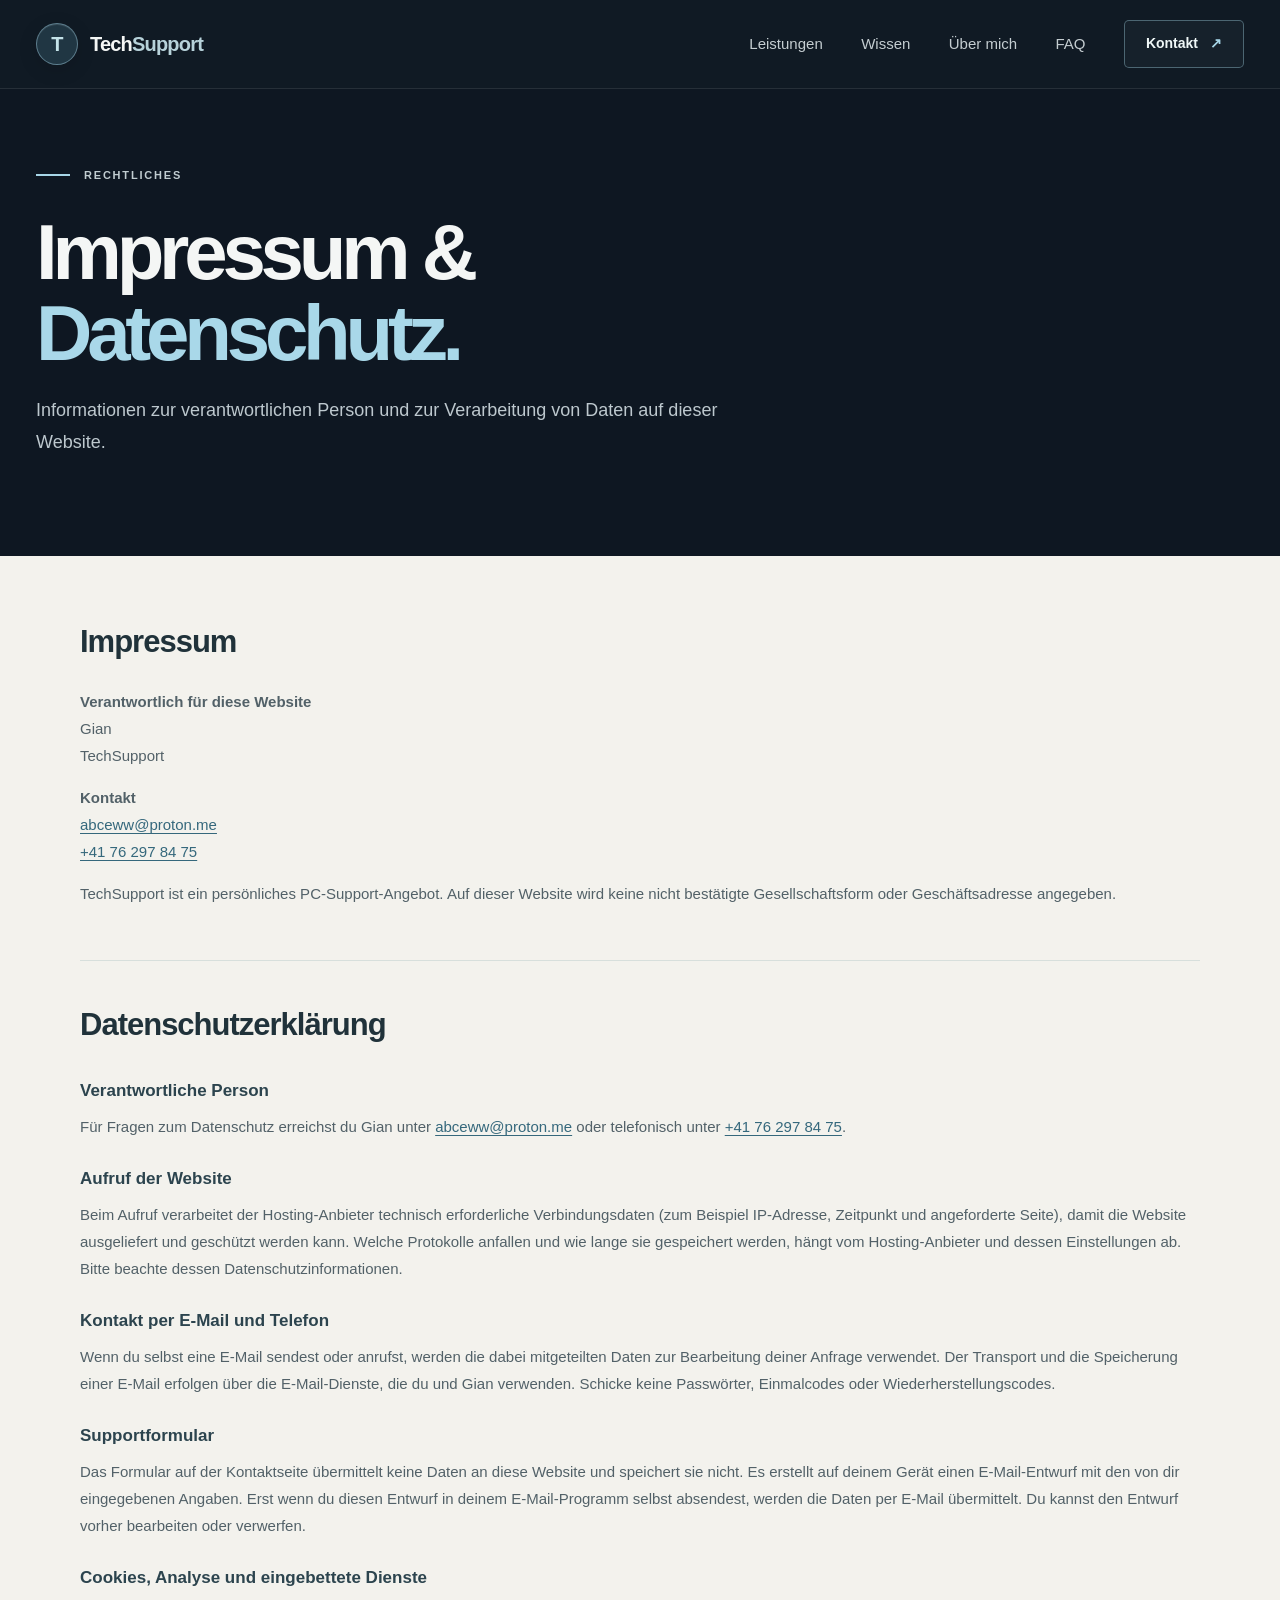
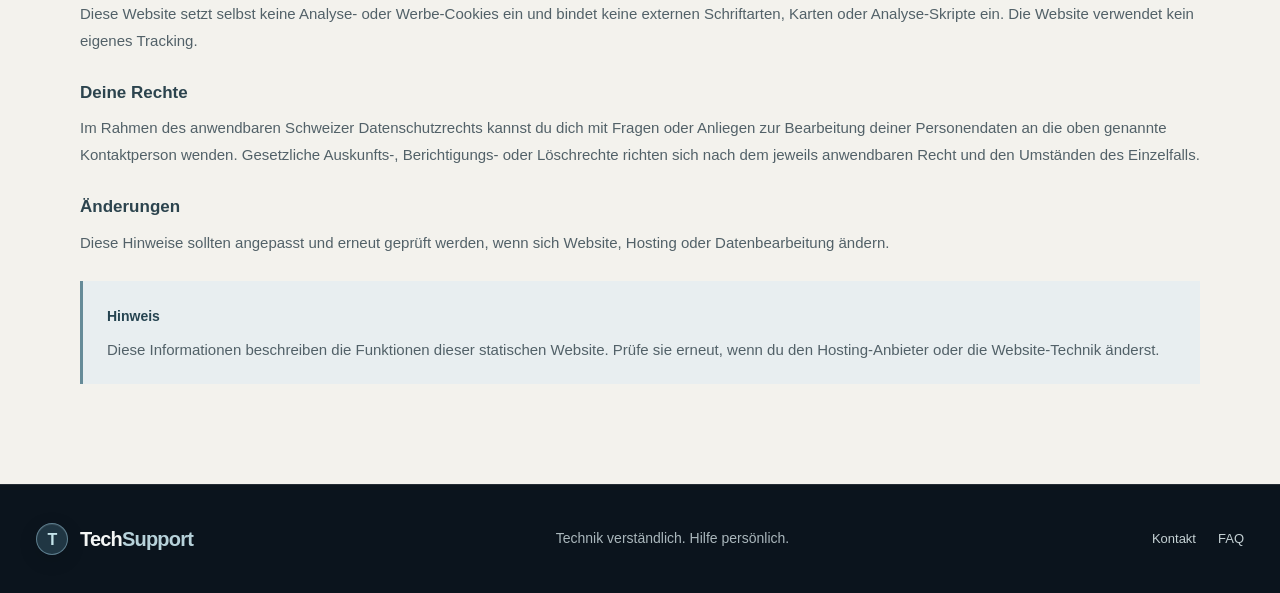
<file: rechtliches.html>
<!doctype html>
<html lang="de-CH">
  <head>
    <meta charset="utf-8">
    <meta name="viewport" content="width=device-width, initial-scale=1">
    <meta name="description" content="Impressum und Datenschutzhinweise für PCSupport.art.">
    <meta name="theme-color" content="#111b25">
    <meta name="robots" content="index,follow">
    <link rel="canonical" href="https://pcsupport.art/rechtliches.html">
    <title>Impressum & Datenschutz | TechSupport · PCSupport.art</title>
    <link rel="stylesheet" href="styles.css">
    <script src="script.js" defer></script>
  </head>
  <body>
    <a class="skip-link" href="#inhalt">Direkt zum Inhalt</a>
    <header class="site-header"><nav class="nav container" aria-label="Hauptnavigation">
      <a class="brand" href="index.html" aria-label="TechSupport – Startseite"><span class="brand-mark" aria-hidden="true">T</span><span>Tech<span class="brand-accent">Support</span></span></a>
      <button class="nav-toggle" type="button" aria-label="Navigation öffnen" aria-expanded="false" aria-controls="nav-links"><span></span><span></span></button>
      <div class="nav-links" id="nav-links"><a class="nav-link" href="services.html">Leistungen</a><a class="nav-link" href="wissen.html">Wissen</a><a class="nav-link" href="about.html">Über mich</a><a class="nav-link" href="faq.html">FAQ</a><a class="nav-cta" href="kontakt.html">Kontakt <span aria-hidden="true">↗</span></a></div>
    </nav></header>
    <main id="inhalt">
      <section class="page-hero page-hero-compact"><div class="container"><p class="eyebrow"><span class="eyebrow-line"></span> Rechtliches</p><h1>Impressum &<br><span>Datenschutz.</span></h1><p>Informationen zur verantwortlichen Person und zur Verarbeitung von Daten auf dieser Website.</p></div></section>
      <section class="page-section legal-page"><div class="container legal-content">
        <section aria-labelledby="impressum-title"><h2 id="impressum-title">Impressum</h2><p><strong>Verantwortlich für diese Website</strong><br>Gian<br>TechSupport</p><p><strong>Kontakt</strong><br><a href="mailto:abceww@proton.me">abceww@proton.me</a><br><a href="tel:+41762978475">+41 76 297 84 75</a></p><p>TechSupport ist ein persönliches PC-Support-Angebot. Auf dieser Website wird keine nicht bestätigte Gesellschaftsform oder Geschäftsadresse angegeben.</p></section>
        <section aria-labelledby="privacy-title"><h2 id="privacy-title">Datenschutzerklärung</h2>
          <h3>Verantwortliche Person</h3><p>Für Fragen zum Datenschutz erreichst du Gian unter <a href="mailto:abceww@proton.me">abceww@proton.me</a> oder telefonisch unter <a href="tel:+41762978475">+41 76 297 84 75</a>.</p>
          <h3>Aufruf der Website</h3><p>Beim Aufruf verarbeitet der Hosting-Anbieter technisch erforderliche Verbindungsdaten (zum Beispiel IP-Adresse, Zeitpunkt und angeforderte Seite), damit die Website ausgeliefert und geschützt werden kann. Welche Protokolle anfallen und wie lange sie gespeichert werden, hängt vom Hosting-Anbieter und dessen Einstellungen ab. Bitte beachte dessen Datenschutzinformationen.</p>
          <h3>Kontakt per E-Mail und Telefon</h3><p>Wenn du selbst eine E-Mail sendest oder anrufst, werden die dabei mitgeteilten Daten zur Bearbeitung deiner Anfrage verwendet. Der Transport und die Speicherung einer E-Mail erfolgen über die E-Mail-Dienste, die du und Gian verwenden. Schicke keine Passwörter, Einmalcodes oder Wiederherstellungscodes.</p>
          <h3>Supportformular</h3><p>Das Formular auf der Kontaktseite übermittelt keine Daten an diese Website und speichert sie nicht. Es erstellt auf deinem Gerät einen E-Mail-Entwurf mit den von dir eingegebenen Angaben. Erst wenn du diesen Entwurf in deinem E-Mail-Programm selbst absendest, werden die Daten per E-Mail übermittelt. Du kannst den Entwurf vorher bearbeiten oder verwerfen.</p>
          <h3>Cookies, Analyse und eingebettete Dienste</h3><p>Diese Website setzt selbst keine Analyse- oder Werbe-Cookies ein und bindet keine externen Schriftarten, Karten oder Analyse-Skripte ein. Die Website verwendet kein eigenes Tracking.</p>
          <h3>Deine Rechte</h3><p>Im Rahmen des anwendbaren Schweizer Datenschutzrechts kannst du dich mit Fragen oder Anliegen zur Bearbeitung deiner Personendaten an die oben genannte Kontaktperson wenden. Gesetzliche Auskunfts-, Berichtigungs- oder Löschrechte richten sich nach dem jeweils anwendbaren Recht und den Umständen des Einzelfalls.</p>
          <h3>Änderungen</h3><p>Diese Hinweise sollten angepasst und erneut geprüft werden, wenn sich Website, Hosting oder Datenbearbeitung ändern.</p>
        </section>
        <aside class="notice-box"><strong>Hinweis</strong><p>Diese Informationen beschreiben die Funktionen dieser statischen Website. Prüfe sie erneut, wenn du den Hosting-Anbieter oder die Website-Technik änderst.</p></aside>
      </div></section>
    </main>
    <footer class="footer"><div class="container footer-inner"><a class="brand footer-brand" href="index.html"><span class="brand-mark" aria-hidden="true">T</span><span>Tech<span class="brand-accent">Support</span></span></a><p>Technik verständlich. Hilfe persönlich.</p><div class="footer-links"><a href="kontakt.html">Kontakt</a><a href="faq.html">FAQ</a></div></div></footer>
  </body>
</html>
</file>
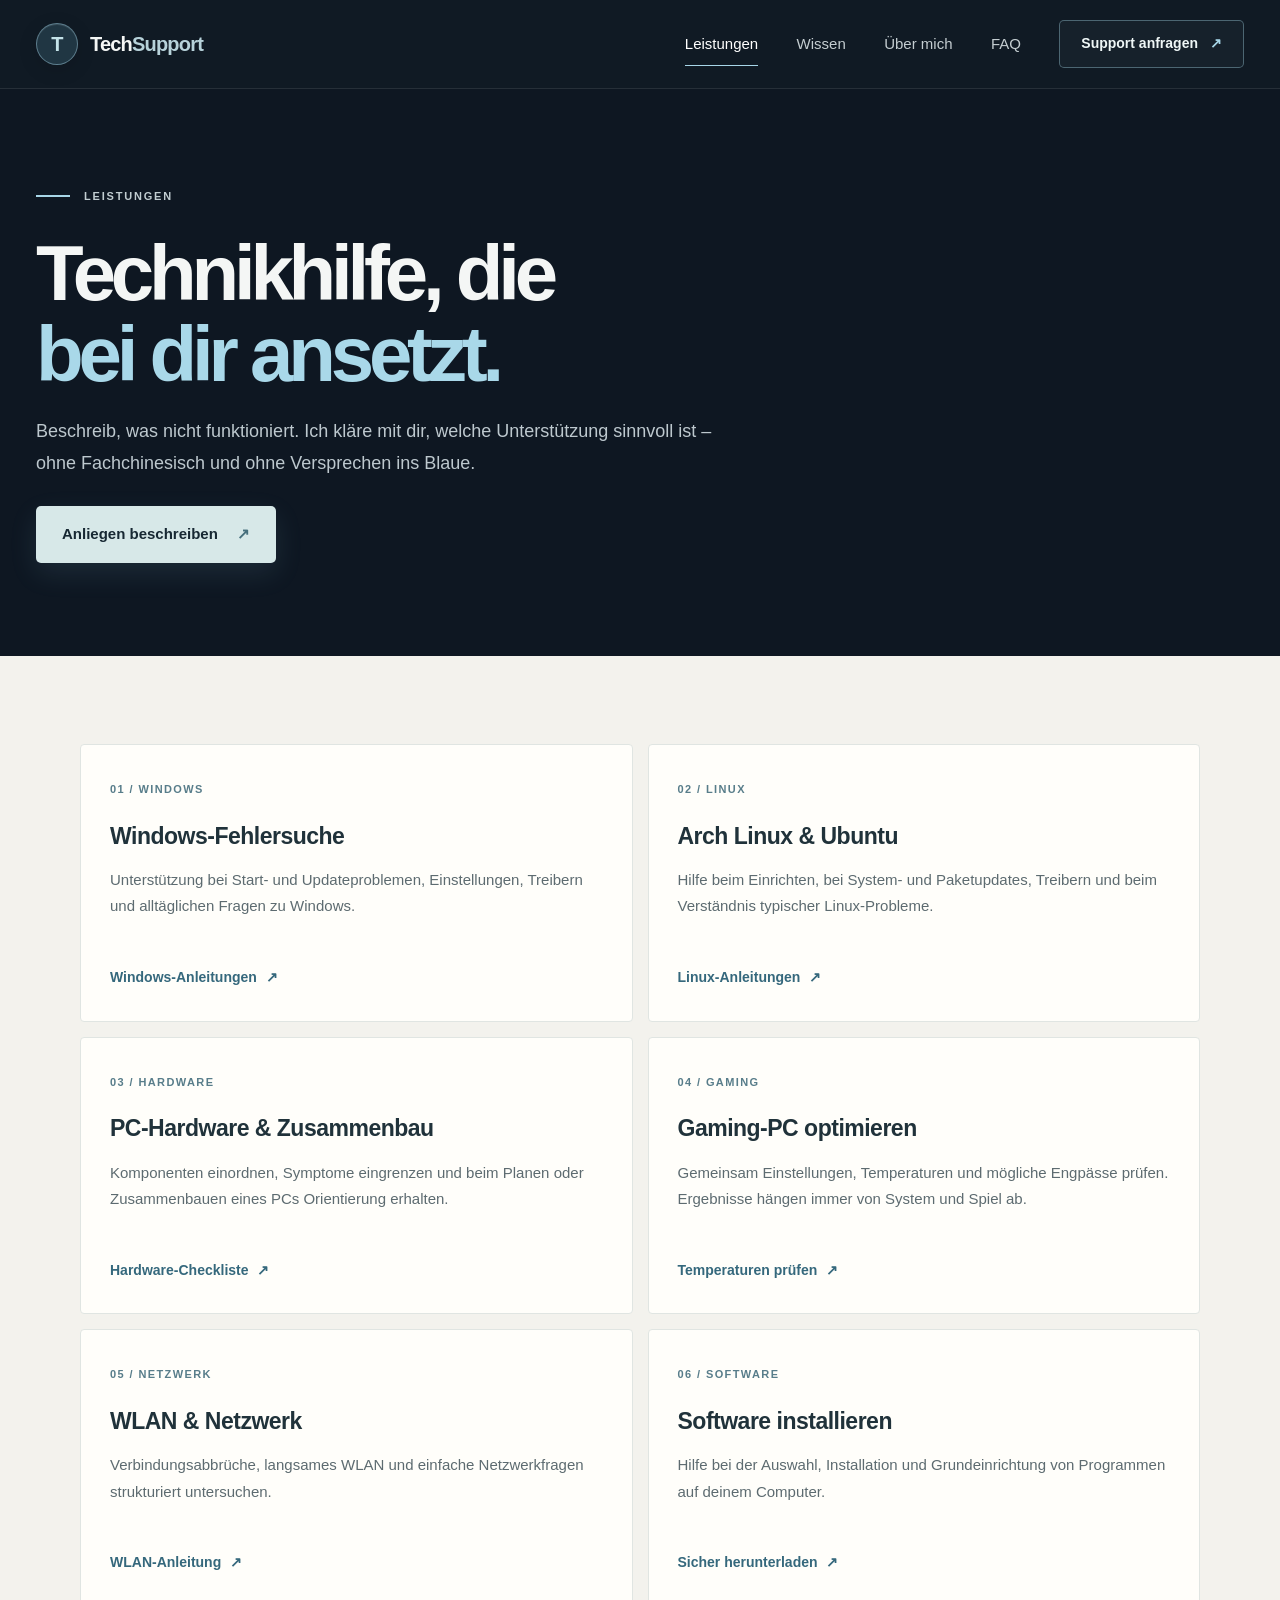
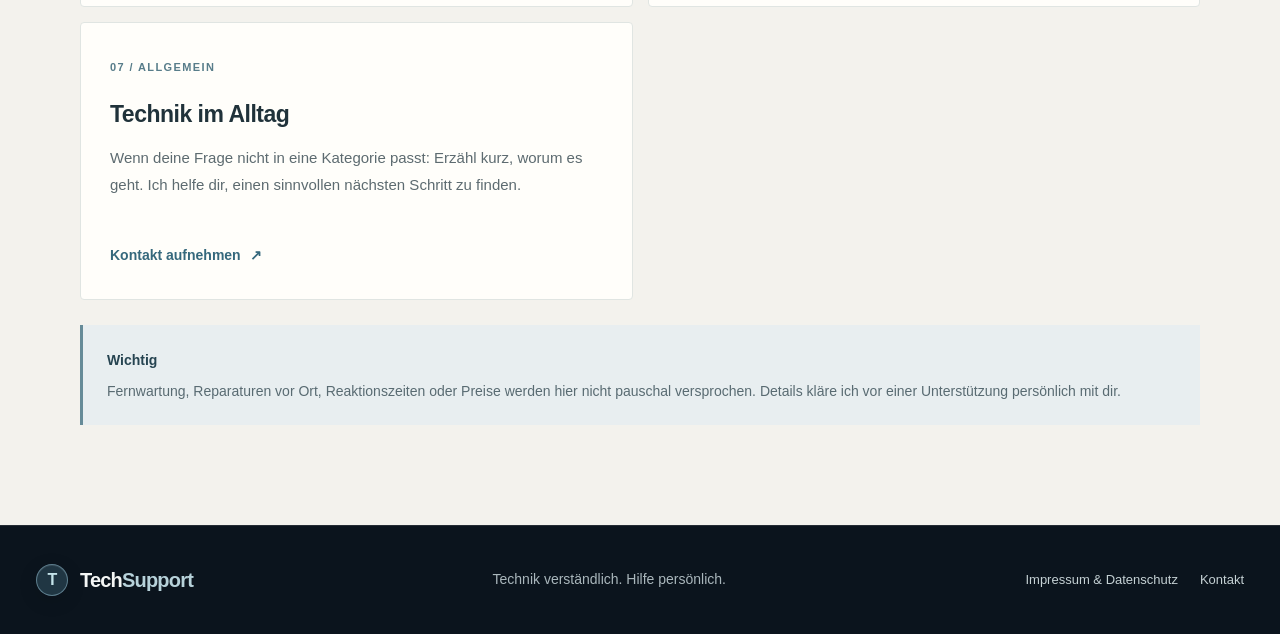
<file: services.html>
<!doctype html>
<html lang="de-CH">
  <head>
    <meta charset="utf-8">
    <meta name="viewport" content="width=device-width, initial-scale=1">
    <meta name="description" content="PC-Hilfe für Windows, Arch Linux, Ubuntu, PC-Hardware, Gaming-PCs, WLAN und Software – persönlich und verständlich.">
    <meta name="theme-color" content="#111b25">
    <link rel="canonical" href="https://pcsupport.art/services.html">
    <title>Leistungen | TechSupport · PCSupport.art</title>
    <link rel="stylesheet" href="styles.css">
    <script src="script.js" defer></script>
  </head>
  <body>
    <a class="skip-link" href="#inhalt">Direkt zum Inhalt</a>
    <header class="site-header">
      <nav class="nav container" aria-label="Hauptnavigation">
        <a class="brand" href="index.html" aria-label="TechSupport – Startseite"><span class="brand-mark" aria-hidden="true">T</span><span>Tech<span class="brand-accent">Support</span></span></a>
        <button class="nav-toggle" type="button" aria-label="Navigation öffnen" aria-expanded="false" aria-controls="nav-links"><span></span><span></span></button>
        <div class="nav-links" id="nav-links">
          <a class="nav-link active" href="services.html">Leistungen</a>
          <a class="nav-link" href="wissen.html">Wissen</a>
          <a class="nav-link" href="about.html">Über mich</a>
          <a class="nav-link" href="faq.html">FAQ</a>
          <a class="nav-cta" href="kontakt.html">Support anfragen <span aria-hidden="true">↗</span></a>
        </div>
      </nav>
    </header>
    <main id="inhalt">
      <section class="page-hero">
        <div class="container">
          <p class="eyebrow"><span class="eyebrow-line"></span> Leistungen</p>
          <h1>Technikhilfe, die<br><span>bei dir ansetzt.</span></h1>
          <p>Beschreib, was nicht funktioniert. Ich kläre mit dir, welche Unterstützung sinnvoll ist – ohne Fachchinesisch und ohne Versprechen ins Blaue.</p>
          <a class="button button-primary" href="kontakt.html">Anliegen beschreiben <span aria-hidden="true">↗</span></a>
        </div>
      </section>
      <section class="page-section">
        <div class="container">
          <div class="service-detail-grid">
            <article class="service-detail" id="windows"><span class="detail-number">01 / WINDOWS</span><h2>Windows-Fehlersuche</h2><p>Unterstützung bei Start- und Updateproblemen, Einstellungen, Treibern und alltäglichen Fragen zu Windows.</p><a href="wissen.html#windows-update">Windows-Anleitungen <span aria-hidden="true">↗</span></a></article>
            <article class="service-detail" id="linux"><span class="detail-number">02 / LINUX</span><h2>Arch Linux & Ubuntu</h2><p>Hilfe beim Einrichten, bei System- und Paketupdates, Treibern und beim Verständnis typischer Linux-Probleme.</p><a href="wissen.html#linux-updates">Linux-Anleitungen <span aria-hidden="true">↗</span></a></article>
            <article class="service-detail" id="hardware"><span class="detail-number">03 / HARDWARE</span><h2>PC-Hardware & Zusammenbau</h2><p>Komponenten einordnen, Symptome eingrenzen und beim Planen oder Zusammenbauen eines PCs Orientierung erhalten.</p><a href="wissen.html#pc-check">Hardware-Checkliste <span aria-hidden="true">↗</span></a></article>
            <article class="service-detail" id="gaming"><span class="detail-number">04 / GAMING</span><h2>Gaming-PC optimieren</h2><p>Gemeinsam Einstellungen, Temperaturen und mögliche Engpässe prüfen. Ergebnisse hängen immer von System und Spiel ab.</p><a href="wissen.html#temperatures">Temperaturen prüfen <span aria-hidden="true">↗</span></a></article>
            <article class="service-detail" id="netzwerk"><span class="detail-number">05 / NETZWERK</span><h2>WLAN & Netzwerk</h2><p>Verbindungsabbrüche, langsames WLAN und einfache Netzwerkfragen strukturiert untersuchen.</p><a href="wissen.html#network-basics">WLAN-Anleitung <span aria-hidden="true">↗</span></a></article>
            <article class="service-detail" id="software"><span class="detail-number">06 / SOFTWARE</span><h2>Software installieren</h2><p>Hilfe bei der Auswahl, Installation und Grundeinrichtung von Programmen auf deinem Computer.</p><a href="wissen.html#safe-downloads">Sicher herunterladen <span aria-hidden="true">↗</span></a></article>
            <article class="service-detail" id="allgemein"><span class="detail-number">07 / ALLGEMEIN</span><h2>Technik im Alltag</h2><p>Wenn deine Frage nicht in eine Kategorie passt: Erzähl kurz, worum es geht. Ich helfe dir, einen sinnvollen nächsten Schritt zu finden.</p><a href="kontakt.html">Kontakt aufnehmen <span aria-hidden="true">↗</span></a></article>
          </div>
          <aside class="notice-box"><strong>Wichtig</strong><p>Fernwartung, Reparaturen vor Ort, Reaktionszeiten oder Preise werden hier nicht pauschal versprochen. Details kläre ich vor einer Unterstützung persönlich mit dir.</p></aside>
        </div>
      </section>
    </main>
    <footer class="footer"><div class="container footer-inner"><a class="brand footer-brand" href="index.html"><span class="brand-mark" aria-hidden="true">T</span><span>Tech<span class="brand-accent">Support</span></span></a><p>Technik verständlich. Hilfe persönlich.</p><div class="footer-links"><a href="rechtliches.html">Impressum & Datenschutz</a><a href="kontakt.html">Kontakt</a></div></div></footer>
  </body>
</html>
</file>
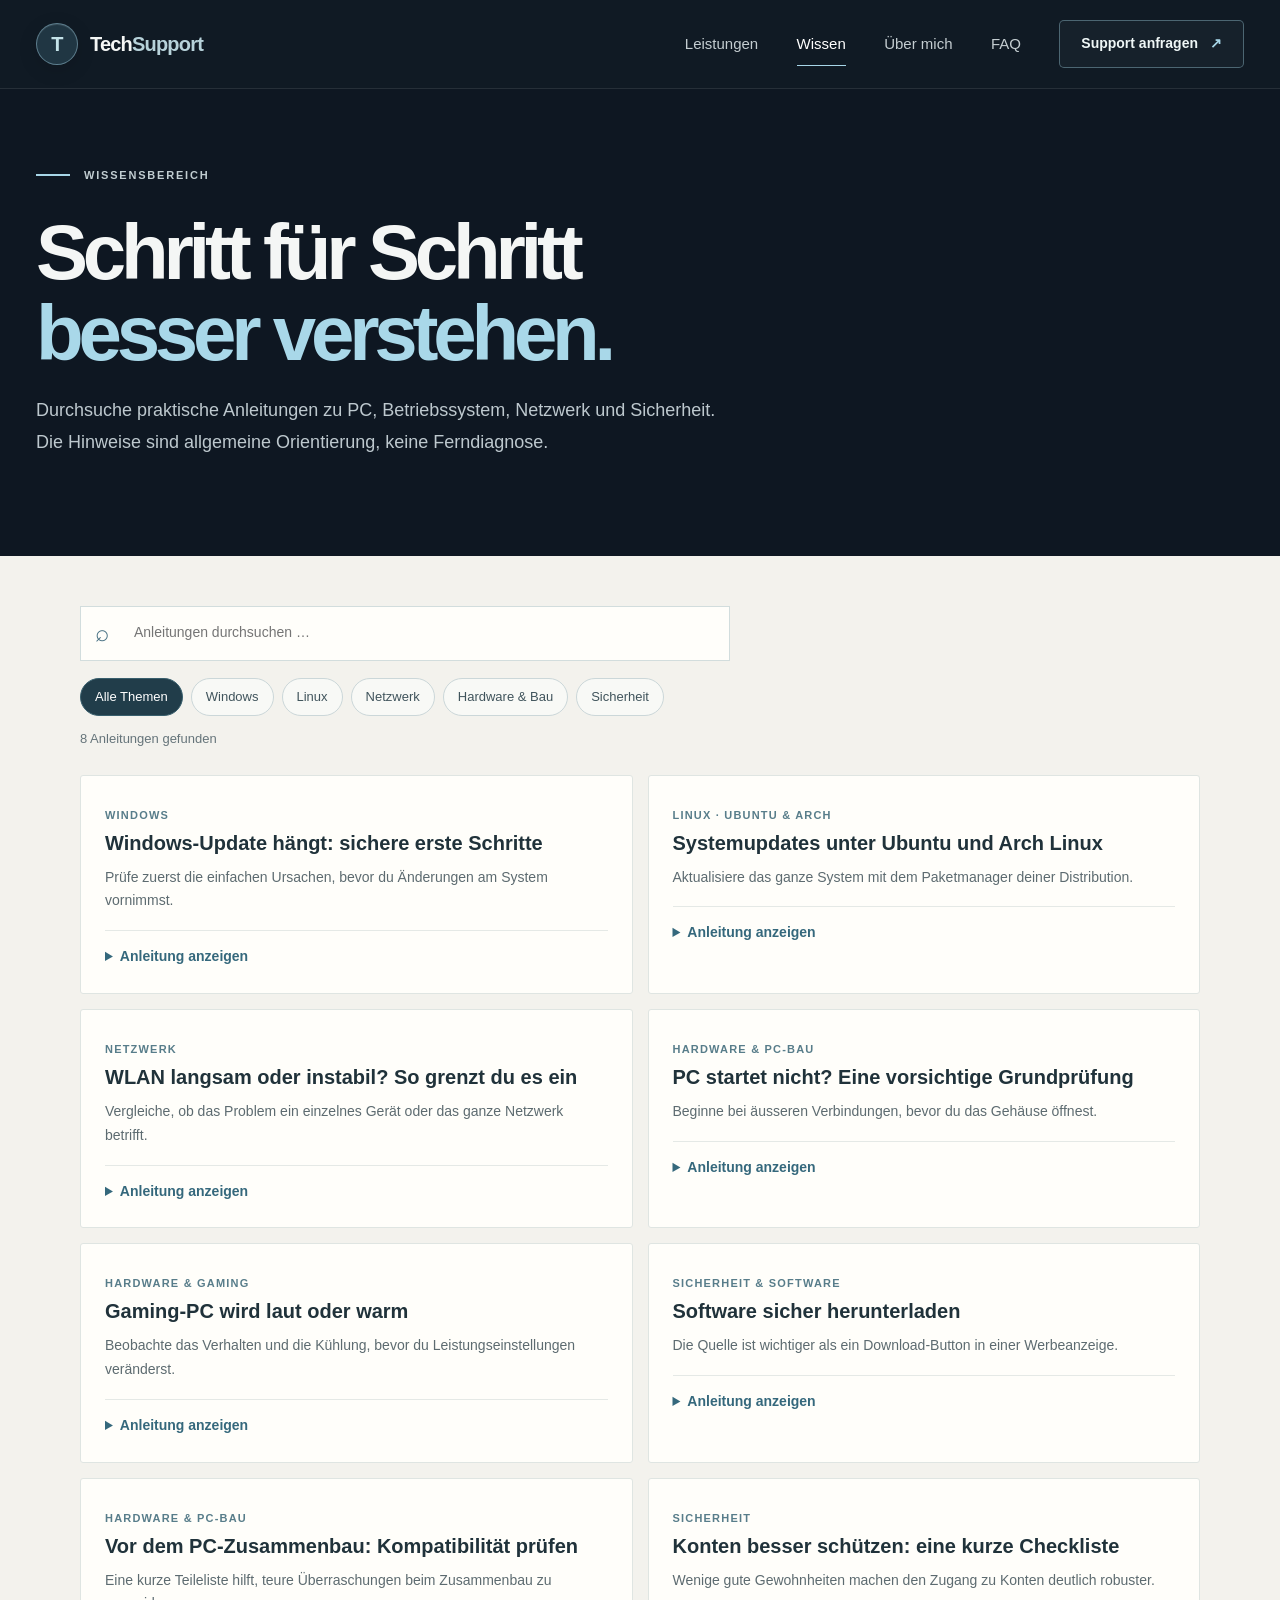
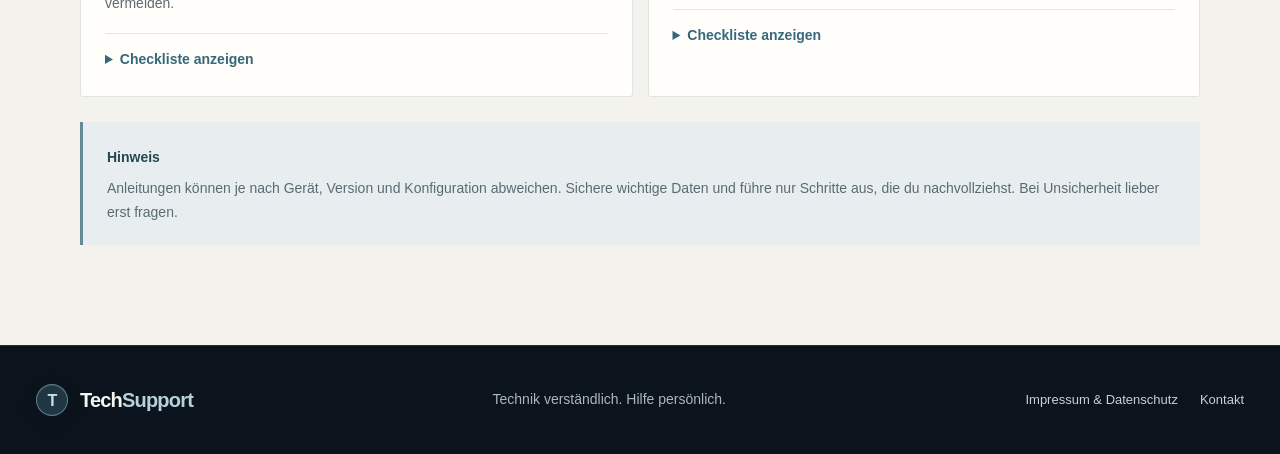
<file: wissen.html>
<!doctype html>
<html lang="de-CH">
  <head>
    <meta charset="utf-8">
    <meta name="viewport" content="width=device-width, initial-scale=1">
    <meta name="description" content="Durchsuchbare PC-Anleitungen zu Windows, Linux, Netzwerk, Hardware, PC-Bau und Sicherheit.">
    <meta name="theme-color" content="#111b25">
    <link rel="canonical" href="https://pcsupport.art/wissen.html">
    <title>Wissensbereich & Anleitungen | TechSupport · PCSupport.art</title>
    <link rel="stylesheet" href="styles.css">
    <script src="script.js" defer></script>
  </head>
  <body>
    <a class="skip-link" href="#inhalt">Direkt zum Inhalt</a>
    <header class="site-header"><nav class="nav container" aria-label="Hauptnavigation">
      <a class="brand" href="index.html" aria-label="TechSupport – Startseite"><span class="brand-mark" aria-hidden="true">T</span><span>Tech<span class="brand-accent">Support</span></span></a>
      <button class="nav-toggle" type="button" aria-label="Navigation öffnen" aria-expanded="false" aria-controls="nav-links"><span></span><span></span></button>
      <div class="nav-links" id="nav-links"><a class="nav-link" href="services.html">Leistungen</a><a class="nav-link active" href="wissen.html" aria-current="page">Wissen</a><a class="nav-link" href="about.html">Über mich</a><a class="nav-link" href="faq.html">FAQ</a><a class="nav-cta" href="kontakt.html">Support anfragen <span aria-hidden="true">↗</span></a></div>
    </nav></header>
    <main id="inhalt">
      <section class="page-hero page-hero-compact"><div class="container"><p class="eyebrow"><span class="eyebrow-line"></span> Wissensbereich</p><h1>Schritt für Schritt<br><span>besser verstehen.</span></h1><p>Durchsuche praktische Anleitungen zu PC, Betriebssystem, Netzwerk und Sicherheit. Die Hinweise sind allgemeine Orientierung, keine Ferndiagnose.</p></div></section>
      <section class="page-section knowledge-section">
        <div class="container">
          <div class="knowledge-controls">
            <label class="knowledge-search" for="guide-search"><span aria-hidden="true">⌕</span><input id="guide-search" type="search" placeholder="Anleitungen durchsuchen …" autocomplete="off"><span class="visually-hidden">Anleitungen durchsuchen</span></label>
            <div class="filter-list" role="group" aria-label="Anleitungen nach Thema filtern">
              <button class="filter-button is-active" type="button" data-filter="all" aria-pressed="true">Alle Themen</button>
              <button class="filter-button" type="button" data-filter="windows" aria-pressed="false">Windows</button>
              <button class="filter-button" type="button" data-filter="linux" aria-pressed="false">Linux</button>
              <button class="filter-button" type="button" data-filter="network" aria-pressed="false">Netzwerk</button>
              <button class="filter-button" type="button" data-filter="hardware" aria-pressed="false">Hardware & Bau</button>
              <button class="filter-button" type="button" data-filter="security" aria-pressed="false">Sicherheit</button>
            </div>
            <p class="search-count" id="guide-count" role="status" aria-live="polite"></p>
          </div>

          <div class="guide-grid" id="guide-list">
            <article class="guide-card" id="windows-update" data-category="windows" data-search="windows update hängt aktualisierung neustart problem fehlerbehebung">
              <span class="guide-category">Windows</span><h2>Windows-Update hängt: sichere erste Schritte</h2><p>Prüfe zuerst die einfachen Ursachen, bevor du Änderungen am System vornimmst.</p>
              <details class="guide-details"><summary>Anleitung anzeigen</summary><ol><li>Speichere offene Dateien und starte den PC einmal neu.</li><li>Prüfe, ob eine stabile Internetverbindung besteht und genügend Speicherplatz frei ist.</li><li>Öffne <strong>Einstellungen → Windows Update</strong> und notiere dir einen angezeigten Fehlercode.</li><li>Installiere nur Updates, die Windows selbst über die Einstellungen anbietet. Vermeide unbekannte „Updater“ von Drittseiten.</li><li>Bleibt das Problem bestehen, halte Fehlercode und Zeitpunkt für eine Supportanfrage fest.</li></ol><p class="guide-caution">Systemordner nicht manuell löschen und keine Reparaturbefehle aus unbekannten Anleitungen ungeprüft ausführen.</p></details>
            </article>
            <article class="guide-card" id="linux-updates" data-category="linux" data-search="linux ubuntu arch linux updates aktualisieren pacman apt paketmanager">
              <span class="guide-category">Linux · Ubuntu & Arch</span><h2>Systemupdates unter Ubuntu und Arch Linux</h2><p>Aktualisiere das ganze System mit dem Paketmanager deiner Distribution.</p>
              <details class="guide-details"><summary>Anleitung anzeigen</summary><ol><li>Schliesse deine Arbeit und sichere wichtige Daten. Lies vor dem Bestätigen, welche Pakete geändert oder entfernt werden.</li><li>Ubuntu: Terminal öffnen und <code>sudo apt update</code> ausführen. Danach <code>sudo apt upgrade</code> starten und die vorgeschlagenen Änderungen prüfen.</li><li>Arch Linux: <code>sudo pacman -Syu</code> verwenden. Arch Linux sollte als vollständiges System aktualisiert werden.</li><li>Stelle sicher, dass Strom und Netzwerk verfügbar sind. Schalte den Computer während eines Systemupdates nicht aus.</li><li>Wenn etwas unerwartet entfernt werden soll oder ein Fehler erscheint, brich ab und sichere die genaue Meldung.</li></ol><p class="guide-caution">Unter Arch keine Paketdatenbank-Aktualisierung ohne gleichzeitiges Systemupgrade erzwingen: partielle Upgrades werden nicht unterstützt.</p></details>
            </article>
            <article class="guide-card" id="network-basics" data-category="network" data-search="wlan wifi langsam verbindung router netzwerk internet instabil">
              <span class="guide-category">Netzwerk</span><h2>WLAN langsam oder instabil? So grenzt du es ein</h2><p>Vergleiche, ob das Problem ein einzelnes Gerät oder das ganze Netzwerk betrifft.</p>
              <details class="guide-details"><summary>Anleitung anzeigen</summary><ol><li>Prüfe, ob andere Geräte im selben WLAN ebenfalls betroffen sind.</li><li>Teste, ob das Problem in der Nähe des Routers weiterhin auftritt.</li><li>Starte Router und betroffenes Gerät kontrolliert neu; warte, bis die Verbindung wieder aufgebaut ist.</li><li>Wenn möglich, vergleiche WLAN mit einer kabelgebundenen Verbindung.</li><li>Notiere betroffene Geräte, ungefähre Uhrzeiten und Fehlermeldungen, bevor du Router-Einstellungen änderst.</li></ol><p class="guide-caution">Setze den Router nicht vorschnell auf Werkseinstellungen zurück. Das kann Zugangsdaten und individuelle Einstellungen löschen.</p></details>
            </article>
            <article class="guide-card" id="pc-check" data-category="hardware" data-search="hardware pc komponenten pc bau zusammenbau ram strom kabel boot">
              <span class="guide-category">Hardware & PC-Bau</span><h2>PC startet nicht? Eine vorsichtige Grundprüfung</h2><p>Beginne bei äusseren Verbindungen, bevor du das Gehäuse öffnest.</p>
              <details class="guide-details"><summary>Anleitung anzeigen</summary><ol><li>Schalte den Computer aus und prüfe Stromkabel, Steckdose und den Netzschalter am Netzteil.</li><li>Kontrolliere, ob Monitor und Bildschirmkabel richtig angeschlossen sind.</li><li>Notiere, ob Lüfter anlaufen, Statusleuchten blinken oder Signaltöne zu hören sind.</li><li>Öffne das Gehäuse nur, wenn du dich damit sicher fühlst. Ziehe vorher den Netzstecker und berühre keine Kontakte oder Netzteil-Innenteile.</li><li>Bei Rauch, ungewöhnlichem Geruch, Flüssigkeit oder beschädigten Teilen: nicht weiter einschalten.</li></ol></details>
            </article>
            <article class="guide-card" id="temperatures" data-category="hardware" data-search="gaming pc temperatur hitze lüfter leistung optimierung staub">
              <span class="guide-category">Hardware & Gaming</span><h2>Gaming-PC wird laut oder warm</h2><p>Beobachte das Verhalten und die Kühlung, bevor du Leistungseinstellungen veränderst.</p>
              <details class="guide-details"><summary>Anleitung anzeigen</summary><ol><li>Prüfe, ob die Lüftungsschlitze frei sind und der PC genügend Platz zur Luftzirkulation hat.</li><li>Vergleiche, ob die Lüfterlautstärke nur bei Spielen oder auch im Leerlauf steigt.</li><li>Schliesse nicht benötigte Anwendungen und kontrolliere im Task-Manager, welche Programme CPU oder GPU beanspruchen.</li><li>Nutze Temperaturwerte nur mit vertrauenswürdigen Hersteller- oder Systemwerkzeugen und vergleiche sie mit den Angaben für deine konkreten Komponenten.</li><li>Verändere Spannungs-, Takt- oder Lüftereinstellungen nicht blind.</li></ol></details>
            </article>
            <article class="guide-card" id="safe-downloads" data-category="security" data-search="software installieren downloads sicherheit malware programme quelle">
              <span class="guide-category">Sicherheit & Software</span><h2>Software sicher herunterladen</h2><p>Die Quelle ist wichtiger als ein Download-Button in einer Werbeanzeige.</p>
              <details class="guide-details"><summary>Anleitung anzeigen</summary><ol><li>Suche die offizielle Website des Softwareherstellers oder den offiziellen App-Store deiner Plattform.</li><li>Prüfe den Namen der Website sorgfältig. Anzeigen und ähnlich geschriebene Domains können irreführend sein.</li><li>Lies während der Installation jeden Schritt und lehne ungewünschte Zusatzsoftware ab.</li><li>Gib Administratorrechte nur Programmen, deren Herkunft und Zweck du geprüft hast.</li><li>Halte Betriebssystem und Schutzsoftware aktuell und sichere wichtige Dateien regelmässig.</li></ol></details>
            </article>
            <article class="guide-card" id="build-guide" data-category="hardware" data-search="pc bauen gaming teile kompatibilität netzteil mainboard gehäuse checkliste">
              <span class="guide-category">Hardware & PC-Bau</span><h2>Vor dem PC-Zusammenbau: Kompatibilität prüfen</h2><p>Eine kurze Teileliste hilft, teure Überraschungen beim Zusammenbau zu vermeiden.</p>
              <details class="guide-details"><summary>Checkliste anzeigen</summary><ul><li>Prozessorsockel und Mainboard-Kompatibilität inklusive nötiger BIOS-Version prüfen.</li><li>Arbeitsspeicher auf unterstützten Typ und Einbauvorgaben des Mainboards abstimmen.</li><li>Grafikkartenlänge, Kühlerhöhe und Radiatorplätze mit dem Gehäuse vergleichen.</li><li>Netzteilanschlüsse und Leistungsanforderungen anhand der Herstellerdaten abgleichen.</li><li>Betriebssystem, Datenspeicher, Lüftung und benötigte Anschlüsse einplanen.</li></ul><p>Modellnummern sorgfältig vergleichen und im Zweifel vor dem Kauf nachfragen.</p></details>
            </article>
            <article class="guide-card" id="account-security" data-category="security" data-search="passwort konto sicherheit multifaktor mfa phishing backup">
              <span class="guide-category">Sicherheit</span><h2>Konten besser schützen: eine kurze Checkliste</h2><p>Wenige gute Gewohnheiten machen den Zugang zu Konten deutlich robuster.</p>
              <details class="guide-details"><summary>Checkliste anzeigen</summary><ul><li>Für jedes wichtige Konto ein eigenes, langes Passwort nutzen; ein seriöser Passwortmanager kann helfen.</li><li>Mehr-Faktor-Authentifizierung aktivieren, wenn der Dienst sie anbietet.</li><li>Einmalcodes, Wiederherstellungscodes und Passwörter niemals an Supportpersonen weitergeben.</li><li>Vorsicht bei unerwarteten Links und Anhängen; öffne den Dienst lieber direkt über die bekannte Adresse.</li><li>Wichtige Dateien getrennt und regelmässig sichern und gelegentlich eine Wiederherstellung prüfen.</li></ul></details>
            </article>
          </div>
          <p class="empty-state" id="guide-empty" hidden>Keine passende Anleitung gefunden. Ändere den Suchbegriff oder <a href="kontakt.html">frag direkt nach Unterstützung</a>.</p>
          <aside class="notice-box"><strong>Hinweis</strong><p>Anleitungen können je nach Gerät, Version und Konfiguration abweichen. Sichere wichtige Daten und führe nur Schritte aus, die du nachvollziehst. Bei Unsicherheit lieber erst fragen.</p></aside>
        </div>
      </section>
    </main>
    <footer class="footer"><div class="container footer-inner"><a class="brand footer-brand" href="index.html"><span class="brand-mark" aria-hidden="true">T</span><span>Tech<span class="brand-accent">Support</span></span></a><p>Technik verständlich. Hilfe persönlich.</p><div class="footer-links"><a href="rechtliches.html">Impressum & Datenschutz</a><a href="kontakt.html">Kontakt</a></div></div></footer>
  </body>
</html>
</file>
<file: styles.css>
:root {
  color-scheme: dark;
  --night: #111b25;
  --night-light: #1a2834;
  --paper: #f3f2ed;
  --white: #fff;
  --ink: #1c2a32;
  --muted: #bec8ce;
  --blue: #a9d0dc;
  --line: rgba(224, 236, 239, 0.16);
  --content: 1200px;
  --sans: "Segoe UI", Arial, sans-serif;
}

* { box-sizing: border-box; }

html {
  scroll-behavior: smooth;
  scroll-padding-top: 88px;
}

body {
  margin: 0;
  background: var(--night);
  color: #f4f6f5;
  font-family: var(--sans);
  font-size: 17px;
  line-height: 1.7;
  -webkit-font-smoothing: antialiased;
}

img {
  display: block;
  width: 100%;
  height: 100%;
  object-fit: cover;
}

a { color: inherit; text-decoration: none; }
a:focus-visible, button:focus-visible { outline: 3px solid #c0e7ef; outline-offset: 4px; }
button, a { -webkit-tap-highlight-color: transparent; }

.container {
  width: min(var(--content), calc(100% - 64px));
  margin-inline: auto;
}

.section { position: relative; }

.skip-link {
  position: fixed;
  z-index: 30;
  top: 12px;
  left: 12px;
  padding: 10px 16px;
  transform: translateY(-160%);
  border-radius: 4px;
  background: var(--white);
  color: var(--ink);
}

.skip-link:focus { transform: translateY(0); }

.site-header {
  position: sticky;
  z-index: 20;
  top: 0;
  border-bottom: 1px solid rgba(255, 255, 255, 0.09);
  background: rgba(17, 27, 37, 0.97);
  backdrop-filter: blur(14px);
}

.nav {
  display: flex;
  min-height: 82px;
  align-items: center;
  justify-content: space-between;
}

.brand {
  display: inline-flex;
  align-items: center;
  gap: 12px;
  font-size: 19px;
  font-weight: 700;
  letter-spacing: -0.5px;
}

.brand-mark {
  display: grid;
  width: 38px;
  height: 38px;
  place-items: center;
  border: 1px solid rgba(169, 208, 220, 0.55);
  border-radius: 6px;
  background: #203643;
  color: #c4e3e9;
  font-size: 20px;
}

.brand-accent { color: #b7d2da; }

.nav-links {
  display: flex;
  align-items: center;
  gap: 34px;
}

.nav-link {
  color: #c4cdd1;
  font-size: 15px;
  transition: color 180ms ease;
}

.nav-link:hover, .nav-link.active { color: #fff; }

.nav-cta {
  display: inline-flex;
  min-height: 46px;
  align-items: center;
  gap: 12px;
  padding: 0 19px;
  border: 1px solid rgba(169, 208, 220, 0.4);
  border-radius: 5px;
  color: #eff7f7;
  font-size: 14px;
  font-weight: 600;
  transition: background 180ms ease, border-color 180ms ease;
}

.nav-cta:hover {
  border-color: #b9dce3;
  background: rgba(255, 255, 255, 0.07);
}

.nav-cta span { color: var(--blue); }
.nav-toggle { display: none; }

.hero {
  overflow: hidden;
  padding: 94px 0 105px;
  background: #111b25;
}

.hero-layout {
  display: grid;
  align-items: center;
  gap: clamp(44px, 7vw, 94px);
  grid-template-columns: 0.92fr 1.08fr;
}

.hero-copy { max-width: 555px; }

.eyebrow {
  display: flex;
  align-items: center;
  gap: 13px;
  margin: 0 0 23px;
  color: #c1cdd1;
  font-size: 12px;
  font-weight: 650;
  letter-spacing: 1.6px;
  text-transform: uppercase;
}

.eyebrow-line {
  width: 30px;
  height: 2px;
  flex: 0 0 auto;
  background: var(--blue);
}

h1, h2, h3, p, figure { margin-top: 0; }
h1, h2, h3 { font-family: var(--sans); }

h1 {
  margin-bottom: 23px;
  font-size: clamp(49px, 5.3vw, 68px);
  font-weight: 650;
  letter-spacing: -2.7px;
  line-height: 1.08;
}

h1 span { display: block; color: var(--blue); }
.hero-greeting { color: #f4f6f5; font-size: 0.72em; letter-spacing: -1.5px; white-space: nowrap; }

.hero-subtitle {
  margin-bottom: 16px;
  color: #f4f5f2;
  font-size: clamp(19px, 2vw, 23px);
  font-weight: 600;
  line-height: 1.45;
}

.hero-description {
  max-width: 490px;
  margin-bottom: 32px;
  color: var(--muted);
  font-size: 17px;
  line-height: 1.85;
}

.hero-actions {
  display: flex;
  align-items: center;
  flex-wrap: wrap;
  gap: 20px 28px;
}

.button {
  display: inline-flex;
  min-height: 54px;
  align-items: center;
  justify-content: center;
  gap: 16px;
  padding: 0 23px;
  border: 1px solid transparent;
  border-radius: 5px;
  font-size: 15px;
  font-weight: 650;
  transition: background 180ms ease, border-color 180ms ease, color 180ms ease;
}

.button-primary { background: #d7e8e8; color: #172833; }
.button-primary:hover { background: #fff; }
.button-primary span, .button-secondary span { color: #466f7c; }

.text-link {
  color: #e0e7e8;
  font-size: 15px;
  font-weight: 550;
  transition: color 180ms ease;
}

.text-link:hover { color: var(--blue); }
.text-link span { margin-left: 5px; color: var(--blue); }

.hero-note {
  margin: 31px 0 0;
  color: #a9b7bd;
  font-size: 14px;
}

.hero-photo {
  position: relative;
  height: clamp(430px, 42vw, 560px);
  margin: 0;
  overflow: hidden;
  border-radius: 5px;
  background: #253641;
}

.hero-photo::after {
  position: absolute;
  inset: 45% 0 0;
  background: rgba(10, 18, 24, 0.42);
  content: "";
}

.hero-photo img { object-position: center; filter: saturate(0.82); }

.hero-photo figcaption {
  position: absolute;
  z-index: 1;
  right: 29px;
  bottom: 25px;
  left: 29px;
  display: flex;
  align-items: center;
  gap: 13px;
  color: #fff;
  font-size: 15px;
  font-weight: 600;
}

.caption-line { width: 28px; height: 2px; background: var(--blue); }

.about {
  padding: 112px 0 118px;
  background: var(--paper);
  color: var(--ink);
}

.about-layout {
  display: grid;
  align-items: center;
  gap: clamp(50px, 8vw, 105px);
  grid-template-columns: 0.9fr 1.1fr;
}

.about-photo {
  position: relative;
  height: clamp(470px, 47vw, 600px);
  margin: 0;
  overflow: hidden;
  border-radius: 5px;
  background: #d6ddd9;
}

.about-photo img { filter: saturate(0.8); }

.about-photo figcaption {
  position: absolute;
  right: 0;
  bottom: 0;
  left: 0;
  padding: 62px 25px 22px;
  background: rgba(15, 25, 30, 0.48);
  color: #fff;
  font-size: 15px;
  font-weight: 550;
}

.about-copy { max-width: 610px; }
.about .eyebrow { color: #62747b; }
.about .eyebrow-line { background: #628a98; }

.about h2, .contact h2 {
  margin-bottom: 18px;
  font-size: clamp(42px, 5vw, 61px);
  font-weight: 650;
  letter-spacing: -2.6px;
  line-height: 1.12;
}

.section-lead {
  max-width: 570px;
  margin-bottom: 29px;
  color: #4f6067;
  font-size: 18px;
  line-height: 1.7;
}

.story-card {
  padding: 29px 31px;
  border: 1px solid #e1e4df;
  border-left: 3px solid #678d99;
  background: rgba(255, 255, 255, 0.72);
}

.story-card h3 {
  margin-bottom: 16px;
  color: #24353d;
  font-size: 19px;
  font-weight: 650;
  line-height: 1.4;
}

.story-card p {
  margin-bottom: 13px;
  color: #5c6a70;
  font-size: 15px;
  line-height: 1.75;
}

.story-card p:last-child { margin-bottom: 0; }

.contact {
  padding: 108px 0 112px;
  background: #101b26;
}

.contact-heading {
  max-width: 750px;
  margin: 0 auto 43px;
  text-align: center;
}

.contact-heading .eyebrow { justify-content: center; }
.contact h2 { margin-bottom: 13px; }
.contact h2 span { color: var(--blue); }

.contact-heading > p:last-child {
  margin: 0;
  color: var(--muted);
  font-size: 17px;
}

.contact-options {
  display: grid;
  gap: 22px;
  grid-template-columns: repeat(2, minmax(0, 1fr));
}

.contact-card {
  display: flex;
  min-height: 350px;
  flex-direction: column;
  align-items: flex-start;
  padding: 35px 38px;
  border: 1px solid var(--line);
  border-radius: 5px;
  background: rgba(28, 43, 55, 0.82);
}

.contact-icon {
  display: grid;
  width: 54px;
  height: 54px;
  margin-bottom: 24px;
  place-items: center;
  border: 1px solid rgba(169, 208, 220, 0.34);
  border-radius: 5px;
  background: rgba(169, 208, 220, 0.08);
  color: #c4e3e9;
}

.contact-icon svg { width: 25px; height: 25px; }

.contact-label {
  margin-bottom: 5px;
  color: #b6d2d9;
  font-size: 13px;
  font-weight: 650;
  letter-spacing: 1.2px;
  text-transform: uppercase;
}

.contact-card h3 {
  margin-bottom: 12px;
  color: #f3f5f4;
  font-size: 21px;
  font-weight: 600;
  line-height: 1.4;
}

.contact-value {
  display: inline-block;
  max-width: 100%;
  margin: 0 0 24px;
  color: #c7dfe3;
  font-size: clamp(20px, 2.4vw, 28px);
  font-weight: 650;
  letter-spacing: -0.6px;
  overflow-wrap: anywhere;
}

.contact-value:hover { color: #fff; }
.email-value { font-size: clamp(19px, 2.15vw, 26px); }

.button-secondary {
  min-height: 48px;
  margin-top: auto;
  border-color: rgba(194, 224, 230, 0.35);
  color: #f0f5f5;
}

.button-secondary:hover {
  border-color: #c4e3e9;
  background: rgba(255, 255, 255, 0.06);
}

.button-secondary span { color: var(--blue); }

.footer {
  border-top: 1px solid rgba(255, 255, 255, 0.1);
  background: var(--night);
}

.footer-inner {
  display: flex;
  min-height: 100px;
  align-items: center;
  justify-content: space-between;
  gap: 20px;
}

.footer-brand { font-size: 16px; }
.footer-brand .brand-mark { width: 32px; height: 32px; font-size: 16px; }

.footer-inner p {
  margin: 0;
  color: #aab7bc;
  font-size: 14px;
}

.footer-top { color: #c5d1d4; font-size: 14px; }
.footer-top:hover { color: var(--blue); }

.reveal {
  transition: opacity 550ms ease, transform 550ms ease;
}

.reveal.is-visible { opacity: 1; transform: none; }

@media (max-width: 900px) {
  .hero { padding: 78px 0 84px; }
  .hero-layout { gap: 38px; }
  .hero-photo { height: 460px; }
  .about { padding: 88px 0; }
  .about-layout { gap: 42px; grid-template-columns: 0.85fr 1.15fr; }
  .about-photo { height: 510px; }
  .story-card { padding: 24px; }
}

@media (max-width: 700px) {
  html { scroll-padding-top: 72px; }
  body { font-size: 16px; }
  .container { width: min(100% - 40px, 540px); }
  .nav { min-height: 70px; }
  .brand { font-size: 17px; }
  .brand-mark { width: 35px; height: 35px; }

  .nav-toggle {
    display: flex;
    width: 45px;
    height: 45px;
    flex-direction: column;
    align-items: center;
    justify-content: center;
    gap: 6px;
    border: 1px solid var(--line);
    border-radius: 5px;
    background: var(--night-light);
    cursor: pointer;
  }

  .nav-toggle span {
    width: 18px;
    height: 2px;
    border-radius: 2px;
    background: #f0f5f5;
    transition: transform 180ms ease;
  }

  .nav-toggle[aria-expanded="true"] span:first-child { transform: translateY(4px) rotate(45deg); }
  .nav-toggle[aria-expanded="true"] span:last-child { transform: translateY(-4px) rotate(-45deg); }

  .nav-links {
    position: absolute;
    top: 100%;
    right: 0;
    left: 0;
    display: none;
    align-items: stretch;
    gap: 0;
    padding: 8px 20px 18px;
    border-bottom: 1px solid var(--line);
    background: #111b25;
  }

  .nav-links.is-open { display: flex; flex-direction: column; }

  .nav-link {
    padding: 13px 2px;
    border-bottom: 1px solid rgba(255, 255, 255, 0.09);
    font-size: 16px;
  }

  .nav-cta { justify-content: center; margin-top: 14px; font-size: 15px; }
  .hero { padding: 66px 0 68px; }
  .hero-layout, .about-layout { grid-template-columns: 1fr; }
  .hero-layout { gap: 35px; }

  .eyebrow {
    margin-bottom: 19px;
    font-size: 11px;
    letter-spacing: 1.2px;
  }

  h1 {
    margin-bottom: 19px;
    font-size: clamp(45px, 12vw, 62px);
    letter-spacing: -2.5px;
  }

  .hero-subtitle { font-size: 19px; }
  .hero-description { margin-bottom: 24px; font-size: 16px; }
  .hero-actions { gap: 17px 22px; }
  .button { min-height: 51px; padding-inline: 18px; font-size: 14px; }
  .text-link { font-size: 14px; }
  .hero-note { margin-top: 22px; font-size: 13px; }
  .hero-photo { height: 360px; }

  .hero-photo figcaption {
    right: 19px;
    bottom: 18px;
    left: 19px;
    font-size: 14px;
  }

  .about { padding: 68px 0 74px; }
  .about-layout { gap: 34px; }
  .about-photo { height: 330px; }
  .about h2, .contact h2 { font-size: 43px; letter-spacing: -1.9px; }
  .section-lead { font-size: 17px; }
  .story-card { padding: 22px 20px; }
  .story-card p { font-size: 14px; }
  .contact { padding: 73px 0 76px; }
  .contact-heading { margin-bottom: 30px; text-align: left; }
  .contact-heading .eyebrow { justify-content: flex-start; }
  .contact-heading > p:last-child { font-size: 16px; }
  .contact-options { gap: 16px; grid-template-columns: 1fr; }
  .contact-card { min-height: 325px; padding: 27px 24px; }
  .contact-card h3 { font-size: 19px; }
  .contact-value { font-size: 24px; }
  .email-value { font-size: clamp(20px, 5.5vw, 24px); }

  .footer-inner {
    min-height: 115px;
    flex-wrap: wrap;
    justify-content: space-between;
    gap: 8px 16px;
    padding-block: 18px;
  }

  .footer-inner p { order: 1; width: 100%; font-size: 13px; }
  .footer-top { font-size: 13px; }
}

@media (prefers-reduced-motion: reduce) {
  *, *::before, *::after { scroll-behavior: auto !important; transition-duration: 0.01ms !important; }
  .reveal { opacity: 1; transform: none; }
}

/* Refined, editorial layout */
:root {
  --night: #0e1722;
  --night-light: #172635;
  --paper: #f5f4ef;
  --blue: #a7d6e8;
  --line: rgba(215, 232, 240, 0.14);
}

.container {
  width: min(1240px, calc(100% - 72px));
}

.nav {
  min-height: 88px;
}

.brand {
  font-size: 20px;
  letter-spacing: -0.8px;
}

.brand-mark {
  width: 42px;
  height: 42px;
  border-color: rgba(167, 214, 232, 0.45);
  border-radius: 50%;
  background: #203643;
  box-shadow: inset 0 1px rgba(255,255,255,.1), 0 5px 20px rgba(0,0,0,.12);
}

.nav-links {
  gap: clamp(24px, 3vw, 42px);
}

.nav-link {
  position: relative;
  padding-block: 10px;
}

.nav-link::after {
  position: absolute;
  right: 0;
  bottom: 1px;
  left: 0;
  height: 1px;
  transform: scaleX(0);
  transform-origin: left;
  background: var(--blue);
  content: "";
  transition: transform 180ms ease;
}

.nav-link:hover::after,
.nav-link.active::after {
  transform: scaleX(1);
}

.nav-cta {
  min-height: 48px;
  padding-inline: 21px;
  border-color: rgba(167, 214, 232, 0.38);
  background: rgba(167, 214, 232, 0.04);
}

.hero {
  min-height: 700px;
  padding: 88px 0 96px;
  background: #0e1722;
}

.hero-layout {
  gap: clamp(55px, 8vw, 118px);
  grid-template-columns: 0.91fr 1.09fr;
}

.hero-copy {
  position: relative;
  z-index: 1;
  max-width: 580px;
}

.eyebrow {
  gap: 14px;
  margin-bottom: 27px;
  font-size: 11px;
  letter-spacing: 1.8px;
}

.eyebrow-line {
  width: 34px;
  height: 2px;
}

h1 {
  margin-bottom: 27px;
  font-size: clamp(60px, 6.4vw, 88px);
  font-weight: 650;
  letter-spacing: -5.2px;
  line-height: 0.99;
}

h1 span {
  display: inline;
  color: #a9d8e9;
}

.hero-subtitle {
  margin-bottom: 17px;
  font-size: clamp(20px, 2.15vw, 25px);
  font-weight: 600;
}

.hero-description {
  max-width: 500px;
  margin-bottom: 34px;
  font-size: 17px;
  line-height: 1.85;
}

.hero-actions {
  gap: 21px 30px;
}

.button {
  min-height: 57px;
  gap: 19px;
  padding-inline: 25px;
  font-size: 15px;
  transition: background 180ms ease, border-color 180ms ease, color 180ms ease, transform 180ms ease;
}

.button:hover {
  transform: translateY(-2px);
}

.button-primary {
  box-shadow: 0 10px 28px rgba(132, 190, 213, 0.12);
}

.button-primary:hover {
  box-shadow: 0 13px 32px rgba(132, 190, 213, 0.19);
}

.text-link {
  font-size: 15px;
}

.hero-note {
  display: flex;
  align-items: center;
  gap: 10px;
  margin-top: 31px;
  color: #b6c3ca;
  font-size: 14px;
}

.hero-note-mark {
  color: #add9e8;
  font-size: 17px;
}

.hero-photo {
  height: clamp(470px, 43vw, 590px);
  border-radius: 4px 44px 4px 4px;
}

.hero-photo img {
  filter: saturate(0.78) contrast(1.02);
  transition: transform 800ms cubic-bezier(.2,.7,.2,1);
}

.hero-photo:hover img {
  transform: scale(1.025);
}

.hero-photo::after {
  inset: 36% 0 0;
  background: rgba(8, 17, 24, 0.48);
}

.hero-photo figcaption {
  right: 32px;
  bottom: 29px;
  left: 32px;
  gap: 14px;
  font-size: 15px;
  letter-spacing: 0.1px;
}

.caption-line {
  width: 31px;
  flex: 0 0 auto;
}

.support {
  padding: 104px 0 111px;
  overflow: hidden;
  background: #e8eef0;
  color: #172934;
}

.support-heading {
  position: relative;
  z-index: 1;
  max-width: 700px;
  margin-bottom: 48px;
}

.support .eyebrow {
  color: #596e78;
}

.support .eyebrow-line {
  background: #527d8d;
}

.support-heading h2 {
  margin-bottom: 15px;
  font-size: clamp(42px, 5vw, 61px);
  font-weight: 650;
  letter-spacing: -3px;
  line-height: 1.08;
}

.support-heading h2 span {
  color: #527f90;
}

.support-heading > p:last-child {
  max-width: 570px;
  margin: 0;
  color: #586b73;
  font-size: 17px;
}

.support-steps {
  position: relative;
  display: grid;
  gap: 18px;
  grid-template-columns: repeat(3, minmax(0, 1fr));
}

.support-steps::before {
  position: absolute;
  top: 36px;
  right: 15%;
  left: 15%;
  height: 1px;
  background: #c9d6d9;
  content: "";
}

.support-step {
  position: relative;
  min-height: 255px;
  padding: 26px 26px 28px;
  border: 1px solid rgba(45, 77, 89, 0.1);
  border-radius: 4px;
  background: rgba(255, 255, 255, 0.68);
  transition: transform 180ms ease, box-shadow 180ms ease, background 180ms ease;
}

.support-step:hover {
  transform: translateY(-4px);
  background: #fff;
  box-shadow: 0 16px 38px rgba(27, 55, 66, 0.08);
}

.step-number {
  position: absolute;
  top: 25px;
  right: 25px;
  color: #738891;
  font-size: 12px;
  font-weight: 700;
  letter-spacing: 1.5px;
}

.step-icon {
  position: relative;
  display: grid;
  width: 53px;
  height: 53px;
  margin-bottom: 29px;
  place-items: center;
  border: 1px solid #c9d8dc;
  border-radius: 50%;
  background: #e8eef0;
  color: #365e6e;
}

.step-icon svg {
  width: 29px;
  height: 29px;
}

.support-step h3 {
  margin-bottom: 8px;
  color: #1d313b;
  font-size: 20px;
  font-weight: 650;
}

.support-step p {
  max-width: 310px;
  margin: 0;
  color: #5e6f75;
  font-size: 15px;
  line-height: 1.72;
}

.about {
  padding: 122px 0 127px;
  background: #f6f5f0;
}

.about-layout {
  gap: clamp(60px, 9vw, 125px);
  grid-template-columns: 0.92fr 1.08fr;
}

.about-photo {
  height: clamp(500px, 48vw, 620px);
  border-radius: 4px 4px 48px 4px;
}

.about-photo img {
  filter: saturate(0.72);
  transition: transform 800ms cubic-bezier(.2,.7,.2,1);
}

.about-photo:hover img {
  transform: scale(1.025);
}

.about-photo figcaption {
  padding: 70px 28px 25px;
  font-size: 15px;
}

.about-copy {
  max-width: 650px;
}

.about h2 {
  margin-bottom: 20px;
  font-size: clamp(47px, 5.3vw, 67px);
  letter-spacing: -3.4px;
}

.section-lead {
  max-width: 600px;
  margin-bottom: 33px;
  font-size: 19px;
  line-height: 1.72;
}

.story-card {
  padding: 31px 33px;
  border: 1px solid #e1e4df;
  border-left: 3px solid #638a99;
  background: #fffefa;
  box-shadow: 0 15px 40px rgba(34, 57, 65, 0.035);
}

.story-card h3 {
  margin-bottom: 17px;
  font-size: 21px;
}

.story-card p {
  font-size: 15px;
  line-height: 1.82;
}

.story-card .story-signature {
  margin-top: 24px;
  padding-top: 16px;
  border-top: 1px solid #e8ebe6;
  color: #253b45;
  font-size: 15px;
  font-weight: 700;
}

.story-signature span {
  color: #718087;
  font-size: 13px;
  font-weight: 400;
}

.contact {
  padding: 119px 0 126px;
  background: #101b26;
}

.contact-heading {
  max-width: 800px;
  margin-bottom: 54px;
}

.contact h2 {
  font-size: clamp(47px, 5.5vw, 70px);
  letter-spacing: -3.4px;
}

.contact-heading > p:last-child {
  font-size: 18px;
}

.contact-options {
  gap: 24px;
}

.contact-card {
  position: relative;
  min-height: 370px;
  padding: 38px 40px;
  overflow: hidden;
  border-color: rgba(212, 231, 236, 0.16);
  border-radius: 5px;
  background: #1d3040;
  transition: transform 180ms ease, border-color 180ms ease, box-shadow 180ms ease;
}

.contact-card:hover {
  transform: translateY(-4px);
  border-color: rgba(169, 214, 232, 0.34);
  box-shadow: 0 22px 55px rgba(0, 0, 0, 0.17);
}

.contact-icon {
  width: 58px;
  height: 58px;
  margin-bottom: 25px;
  border-radius: 50%;
  background: rgba(169, 208, 220, 0.1);
}

.contact-card h3 {
  font-size: 23px;
}

.contact-value {
  position: relative;
  z-index: 1;
  margin-bottom: 29px;
  font-size: clamp(23px, 2.7vw, 32px);
}

.email-value {
  font-size: clamp(21px, 2.5vw, 30px);
}

.button-secondary {
  position: relative;
  z-index: 1;
  min-height: 51px;
  padding-inline: 20px;
  font-size: 14px;
  transition: background 180ms ease, border-color 180ms ease, transform 180ms ease;
}

.button-secondary:hover {
  transform: translateY(-2px);
}

.footer {
  background: #0b141d;
}

.footer-inner {
  min-height: 108px;
}

.reveal {
  transition-duration: 650ms;
}

@media (max-width: 900px) {
  .container {
    width: min(100% - 52px, 760px);
  }

  .hero {
    min-height: 0;
    padding-block: 78px;
  }

  .hero-layout {
    gap: 39px;
    grid-template-columns: 1fr 0.92fr;
  }

  h1 {
    font-size: clamp(53px, 7vw, 66px);
    letter-spacing: -3.5px;
  }

  .hero-photo {
    height: 450px;
  }

  .support {
    padding-block: 84px;
  }

  .support-step {
    padding-inline: 21px;
  }

  .about {
    padding-block: 90px;
  }

  .about-layout {
    gap: 42px;
    grid-template-columns: 0.84fr 1.16fr;
  }

  .about-photo {
    height: 530px;
  }

  .story-card {
    padding: 25px;
  }
}

.services {
  padding: 112px 0 118px;
  background: #101b26;
}

.section-heading-block {
  max-width: 760px;
  margin-bottom: 43px;
}

.section-heading-block h2 {
  margin-bottom: 17px;
  font-size: clamp(42px, 5vw, 61px);
  font-weight: 650;
  letter-spacing: -2.8px;
  line-height: 1.1;
}

.section-heading-block h2 span {
  color: #a7d6e8;
}

.section-heading-block > p:last-child {
  max-width: 680px;
  margin: 0;
  color: #bcc7cc;
  font-size: 17px;
  line-height: 1.75;
}

.service-grid {
  display: grid;
  gap: 16px;
  grid-template-columns: repeat(3, minmax(0, 1fr));
}

.service-card,
.guide-preview {
  display: flex;
  min-height: 265px;
  flex-direction: column;
  align-items: flex-start;
  padding: 27px 27px 25px;
  border: 1px solid rgba(215, 232, 240, 0.13);
  border-radius: 4px;
  background: #192936;
  transition: border-color 180ms ease, background 180ms ease, transform 180ms ease;
}

.service-card:hover,
.guide-preview:hover {
  transform: translateY(-3px);
  border-color: rgba(167, 214, 232, 0.42);
  background: #203342;
}

.service-symbol {
  margin-bottom: 27px;
  color: #9ec9d9;
  font-size: 12px;
  font-weight: 700;
  letter-spacing: 1.4px;
}

.service-card h3,
.guide-preview h3 {
  margin-bottom: 9px;
  color: #f5f7f6;
  font-size: 20px;
  font-weight: 650;
}

.service-card p {
  margin-bottom: 20px;
  color: #bdc9ce;
  font-size: 14px;
  line-height: 1.7;
}

.card-link {
  display: flex;
  align-items: center;
  gap: 10px;
  margin-top: auto;
  color: #bee0e9;
  font-size: 13px;
  font-weight: 650;
}

.card-link > span {
  color: #9fcada;
}

.services-footer {
  display: flex;
  align-items: center;
  justify-content: space-between;
  gap: 24px;
  margin-top: 30px;
  padding-top: 26px;
  border-top: 1px solid rgba(215, 232, 240, 0.13);
}

.services-footer p {
  margin: 0;
  color: #c3cdd1;
  font-size: 15px;
}

.button-dark {
  flex: 0 0 auto;
  border: 1px solid #b5d8e2;
  background: #d7e8e8;
  color: #172833;
}

.button-dark:hover {
  background: #fff;
}

.button-dark span {
  color: #466f7c;
}

.quick-facts {
  padding: 35px 0;
  border-block: 1px solid rgba(255,255,255,.09);
  background: #0b141d;
}

.quick-facts-grid {
  display: grid;
  gap: 25px;
  grid-template-columns: repeat(3, minmax(0,1fr));
}

.quick-facts-grid > div {
  display: flex;
  align-items: center;
  justify-content: center;
  gap: 14px;
}

.quick-facts-grid strong {
  color: #acd7e5;
  font-size: 25px;
  font-weight: 650;
  white-space: nowrap;
}

.quick-facts-grid span {
  max-width: 170px;
  color: #b6c2c7;
  font-size: 13px;
  line-height: 1.45;
}

.knowledge-preview {
  padding: 105px 0 108px;
  background: #e8eef0;
  color: #172934;
}

.knowledge-preview .eyebrow,
.faq-preview .eyebrow {
  color: #596e78;
}

.knowledge-preview .eyebrow-line,
.faq-preview .eyebrow-line {
  background: #527d8d;
}

.knowledge-preview .section-heading-block h2,
.faq-preview .section-heading-block h2 {
  color: #1d3039;
}

.knowledge-preview .section-heading-block h2 span,
.faq-preview .section-heading-block h2 span {
  color: #527f90;
}

.knowledge-preview .section-heading-block > p:last-child,
.faq-preview .section-heading-block > p:last-child {
  color: #586b73;
}

.guide-preview-grid {
  display: grid;
  gap: 16px;
  grid-template-columns: repeat(3, minmax(0, 1fr));
}

.guide-preview {
  min-height: 230px;
  border-color: #d8e0e1;
  background: #f8f9f6;
}

.guide-preview:hover {
  border-color: #a9c5cb;
  background: #fff;
}

.guide-category {
  margin-bottom: 23px;
  color: #587d8a;
  font-size: 11px;
  font-weight: 700;
  letter-spacing: 1.2px;
  text-transform: uppercase;
}

.guide-preview h3 {
  margin-bottom: 18px;
  color: #20323a;
  font-size: 19px;
  line-height: 1.45;
}

.guide-preview .card-link {
  color: #355f6e;
}

.guide-preview .card-link > span {
  color: #527f90;
}

.knowledge-all {
  display: inline-flex;
  margin-top: 27px;
  color: #294d5a;
}

.knowledge-all span {
  color: #527f90;
}

.faq-preview {
  padding: 103px 0;
  background: #f6f5f0;
  color: #1d3039;
}

.faq-preview-layout {
  display: grid;
  align-items: start;
  gap: 75px;
  grid-template-columns: 0.8fr 1.2fr;
}

.faq-preview .section-heading-block {
  margin: 0;
}

.faq-preview .section-heading-block > p:last-of-type {
  margin-bottom: 25px;
}

.faq-list,
.faq-page-list {
  display: grid;
  gap: 10px;
}

.faq-item {
  padding: 0 21px;
  border: 1px solid #dfe5e3;
  border-radius: 3px;
  background: #fffefa;
}

.faq-item summary {
  position: relative;
  padding: 18px 30px 18px 0;
  color: #243941;
  font-size: 15px;
  font-weight: 650;
  line-height: 1.5;
  list-style: none;
  cursor: pointer;
}

.faq-item summary::-webkit-details-marker {
  display: none;
}

.faq-item summary::after {
  position: absolute;
  top: 50%;
  right: 2px;
  color: #527f90;
  content: "+";
  font-size: 22px;
  font-weight: 400;
  transform: translateY(-50%);
}

.faq-item[open] summary::after {
  content: "−";
}

.faq-item p {
  margin: 0;
  padding: 0 0 19px;
  color: #5c6a70;
  font-size: 14px;
  line-height: 1.75;
}

.faq-item p a,
.legal-content a,
.form-disclaimer a {
  color: #35687c;
  text-decoration: underline;
  text-underline-offset: 3px;
}

.page-hero {
  padding: 98px 0 93px;
  background: #0e1722;
}

.page-hero-compact {
  padding-block: 77px 71px;
}

.page-hero .container {
  max-width: 1240px;
}

.page-hero h1 {
  max-width: 900px;
  margin-bottom: 20px;
  font-size: clamp(53px, 6.2vw, 78px);
  line-height: 1.04;
}

.page-hero h1 span {
  color: #a9d8e9;
}

.page-hero .container > p:not(.eyebrow) {
  max-width: 690px;
  margin-bottom: 26px;
  color: #bdc8ce;
  font-size: 18px;
  line-height: 1.8;
}

.page-section {
  padding: 88px 0 100px;
  background: #f3f2ed;
  color: #1c2a32;
}

.page-section > .container {
  max-width: 1120px;
}

.service-detail-grid {
  display: grid;
  gap: 15px;
  grid-template-columns: repeat(2, minmax(0, 1fr));
}

.service-detail {
  scroll-margin-top: 100px;
  padding: 29px;
  border: 1px solid #e0e5e2;
  border-radius: 4px;
  background: #fffefa;
}

.detail-number {
  color: #587d8a;
  font-size: 11px;
  font-weight: 700;
  letter-spacing: 1.4px;
}

.service-detail h2 {
  margin: 14px 0 11px;
  color: #20323a;
  font-size: 23px;
  font-weight: 650;
  letter-spacing: -0.5px;
}

.service-detail p {
  min-height: 78px;
  margin-bottom: 18px;
  color: #5d6b70;
  font-size: 15px;
  line-height: 1.75;
}

.service-detail > a {
  color: #35687c;
  font-size: 14px;
  font-weight: 650;
}

.service-detail > a span {
  margin-left: 5px;
}

.notice-box {
  margin-top: 25px;
  padding: 21px 24px;
  border-left: 3px solid #668b98;
  background: #e8eef0;
}

.notice-box strong {
  color: #264451;
  font-size: 14px;
}

.notice-box p {
  margin: 5px 0 0;
  color: #596b72;
  font-size: 14px;
  line-height: 1.7;
}

.contact-page {
  background: #e8eef0;
}

.contact-page-grid {
  display: grid;
  align-items: start;
  gap: 34px;
  grid-template-columns: 0.78fr 1.22fr;
}

.direct-contact {
  padding: 30px;
  border: 1px solid #d7e0e1;
  background: #f8f9f6;
}

.direct-contact h2,
.support-form h2,
.page-cta h2 {
  margin-bottom: 9px;
  color: #20323a;
  font-size: 28px;
  font-weight: 650;
  letter-spacing: -0.8px;
}

.direct-contact > p,
.support-form > p:first-of-type {
  margin-bottom: 24px;
  color: #617077;
  font-size: 14px;
}

.direct-contact-link {
  position: relative;
  display: flex;
  flex-direction: column;
  gap: 4px;
  padding: 19px 34px 19px 0;
  border-top: 1px solid #e0e6e5;
}

.direct-contact-link > span:first-child {
  color: #65757b;
  font-size: 12px;
  text-transform: uppercase;
}

.direct-contact-link strong {
  color: #264755;
  font-size: clamp(19px, 2vw, 24px);
  overflow-wrap: anywhere;
}

.contact-arrow {
  position: absolute;
  top: 50%;
  right: 4px;
  color: #527f90;
  transform: translateY(-50%);
}

.direct-contact .notice-box {
  margin-top: 17px;
  padding: 17px;
}

.support-form {
  padding: 32px;
  border: 1px solid #d8e0df;
  background: #fffefa;
  box-shadow: 0 15px 40px rgba(34, 57, 65, 0.04);
}

.support-form > p:first-of-type {
  margin-bottom: 23px;
  line-height: 1.65;
}

.form-grid {
  display: grid;
  gap: 17px;
  grid-template-columns: repeat(2, minmax(0, 1fr));
}

.support-form label {
  display: grid;
  gap: 7px;
  color: #35474f;
  font-size: 13px;
  font-weight: 650;
}

.support-form label > span {
  display: inline;
  color: #8c4c3b;
}

.support-form input,
.support-form select,
.support-form textarea,
.knowledge-search input {
  width: 100%;
  min-height: 47px;
  padding: 11px 13px;
  border: 1px solid #ccd7d9;
  border-radius: 3px;
  background: #fff;
  color: #20323a;
  font: inherit;
  font-size: 14px;
}

.support-form textarea {
  min-height: 150px;
  resize: vertical;
  line-height: 1.6;
}

.support-form input:focus,
.support-form select:focus,
.support-form textarea:focus,
.knowledge-search input:focus {
  border-color: #527f90;
  outline: 3px solid rgba(82, 127, 144, 0.2);
}

.form-wide {
  grid-column: 1 / -1;
}

.support-form > button {
  margin-top: 22px;
  cursor: pointer;
}

.form-status {
  margin: 16px 0 0;
  color: #315f48;
  font-size: 14px;
  font-weight: 600;
}

.draft-link {
  margin-top: 14px;
  border-color: #527f90;
  color: #264755;
}

.draft-link[hidden],
.empty-state[hidden],
.guide-card[hidden],
.faq-item[hidden] {
  display: none !important;
}

.form-disclaimer {
  margin: 18px 0 0;
  color: #66747a;
  font-size: 12px;
  line-height: 1.65;
}

.knowledge-section {
  padding-top: 50px;
}

.knowledge-controls {
  margin-bottom: 25px;
}

.knowledge-search {
  display: flex;
  max-width: 650px;
  align-items: center;
  gap: 12px;
  padding-left: 14px;
  border: 1px solid #d2dddd;
  background: #fffefa;
  color: #477083;
}

.knowledge-search input {
  min-height: 53px;
  border: 0;
  background: transparent;
  outline: 0;
}

.knowledge-search input:focus {
  outline: 0;
}

.knowledge-search span:first-child {
  font-size: 24px;
}

.filter-list {
  display: flex;
  flex-wrap: wrap;
  gap: 8px;
  margin-top: 17px;
}

.filter-button {
  min-height: 38px;
  padding: 0 14px;
  border: 1px solid #cbd7d9;
  border-radius: 22px;
  background: #f8f9f6;
  color: #40545c;
  font: inherit;
  font-size: 13px;
  cursor: pointer;
}

.filter-button:hover,
.filter-button.is-active {
  border-color: #385f6d;
  background: #213d4a;
  color: #fff;
}

.search-count {
  min-height: 20px;
  margin: 12px 0 0;
  color: #65747a;
  font-size: 13px;
}

.guide-grid {
  display: grid;
  gap: 15px;
  grid-template-columns: repeat(2, minmax(0, 1fr));
}

.guide-card {
  padding: 24px;
  border: 1px solid #dfe5e2;
  border-radius: 3px;
  background: #fffefa;
}

.guide-card h2 {
  margin: 0 0 9px;
  color: #20323a;
  font-size: 20px;
  font-weight: 650;
  line-height: 1.4;
}

.guide-card > p {
  margin-bottom: 17px;
  color: #5d6b70;
  font-size: 14px;
}

.guide-details {
  border-top: 1px solid #e5e9e6;
}

.guide-details summary {
  padding: 14px 0 0;
  color: #35687c;
  font-size: 14px;
  font-weight: 650;
  cursor: pointer;
}

.guide-details ol,
.guide-details ul {
  padding-left: 22px;
  color: #42545b;
  font-size: 14px;
  line-height: 1.75;
}

.guide-details li + li {
  margin-top: 8px;
}

.guide-details code {
  padding: 2px 5px;
  border: 1px solid #dfe5e2;
  border-radius: 3px;
  background: #f0f3f2;
  color: #293f49;
}

.guide-details > p {
  color: #53666e;
  font-size: 13px;
  line-height: 1.7;
}

.guide-caution {
  padding: 12px 14px;
  border-left: 2px solid #a87b52;
  background: #f7f1e8;
}

.empty-state {
  padding: 20px;
  border: 1px solid #d8e0df;
  background: #fffefa;
  color: #52646b;
}

.empty-state a {
  color: #35687c;
  text-decoration: underline;
}

.faq-search {
  margin-top: 29px;
}

.faq-page-list {
  max-width: 880px;
  margin-inline: auto;
  gap: 12px;
}

.faq-page-list .faq-item {
  padding-inline: 25px;
}

.faq-page-list .faq-item summary {
  padding-block: 22px;
  font-size: 16px;
}

.faq-page-list .faq-item p {
  padding-bottom: 23px;
  font-size: 15px;
}

.page-cta {
  max-width: 880px;
  margin: 47px auto 0;
  padding: 31px;
  background: #e5edef;
}

.page-cta p {
  color: #5b6b72;
}

.about-page-grid {
  display: grid;
  align-items: center;
  gap: 67px;
  grid-template-columns: 0.85fr 1.15fr;
}

.about-page-photo {
  height: 550px;
}

.about-page-copy h2 {
  margin: 0 0 17px;
  color: #20323a;
  font-size: clamp(34px, 4vw, 48px);
  letter-spacing: -1.7px;
  line-height: 1.15;
}

.about-page-copy > p:not(.eyebrow) {
  color: #5c6a70;
  font-size: 16px;
  line-height: 1.8;
}

.about-page-copy .button {
  margin-top: 12px;
}

.legal-page {
  padding-block: 60px 100px;
}

.legal-content {
  max-width: 850px;
}

.legal-content section + section {
  margin-top: 53px;
  padding-top: 38px;
  border-top: 1px solid #d7dfdc;
}

.legal-content h2 {
  margin-bottom: 20px;
  color: #20323a;
  font-size: 31px;
  letter-spacing: -1px;
}

.legal-content h3 {
  margin: 25px 0 7px;
  color: #2c444e;
  font-size: 17px;
}

.legal-content p {
  color: #526168;
  font-size: 15px;
  line-height: 1.8;
}

.legal-content .notice-box p {
  margin-bottom: 0;
}

.footer-links {
  display: flex;
  flex-wrap: wrap;
  gap: 13px 22px;
}

.footer-links a {
  color: #c5d1d4;
  font-size: 13px;
}

.footer-links a:hover {
  color: #a7d6e8;
}

.not-found {
  display: flex;
  min-height: 100svh;
  max-width: 780px;
  flex-direction: column;
  align-items: flex-start;
  justify-content: center;
  margin-inline: auto;
  padding: 40px;
}

.not-found-code {
  margin: 56px 0 0;
  color: #a9d8e9;
  font-size: 15px;
  font-weight: 700;
  letter-spacing: 2px;
}

.not-found h1 {
  margin: 8px 0 14px;
  font-size: clamp(38px, 7vw, 62px);
  letter-spacing: -2.5px;
  line-height: 1.1;
}

.not-found > p:not(.not-found-code) {
  max-width: 600px;
  margin-bottom: 27px;
  color: #bdc8ce;
}

.visually-hidden {
  position: absolute;
  width: 1px;
  height: 1px;
  padding: 0;
  overflow: hidden;
  clip: rect(0,0,0,0);
  white-space: nowrap;
  border: 0;
}

@media (max-width: 980px) {
  .nav {
    position: relative;
  }

  .nav-toggle {
    display: flex;
    width: 45px;
    height: 45px;
    flex-direction: column;
    align-items: center;
    justify-content: center;
    gap: 6px;
    border: 1px solid var(--line);
    border-radius: 5px;
    background: var(--night-light);
    cursor: pointer;
  }

  .nav-toggle span {
    width: 18px;
    height: 2px;
    border-radius: 2px;
    background: #f0f5f5;
    transition: transform 180ms ease;
  }

  .nav-toggle[aria-expanded="true"] span:first-child {
    transform: translateY(4px) rotate(45deg);
  }

  .nav-toggle[aria-expanded="true"] span:last-child {
    transform: translateY(-4px) rotate(-45deg);
  }

  .nav-links {
    position: absolute;
    top: 100%;
    right: -1px;
    left: -1px;
    display: none;
    align-items: stretch;
    gap: 0;
    padding: 8px 20px 18px;
    border: 1px solid var(--line);
    border-top: 0;
    background: #0e1722;
  }

  .nav-links.is-open {
    display: flex;
    flex-direction: column;
  }

  .nav-link {
    padding: 13px 2px;
    border-bottom: 1px solid rgba(255,255,255,.09);
  }

  .nav-cta {
    justify-content: center;
    margin-top: 14px;
  }
}

html:not(.js) .nav-toggle {
  display: none;
}

@media (max-width: 980px) {
  html:not(.js) .nav {
    align-items: flex-start;
    flex-direction: column;
    gap: 12px;
    padding-block: 14px;
  }

  html:not(.js) .nav-links {
    position: static;
    display: flex;
    align-items: stretch;
    flex-direction: column;
    width: 100%;
    padding: 0;
    border: 0;
    background: transparent;
  }
}

@media (max-width: 900px) {
  .service-grid,
  .guide-preview-grid {
    grid-template-columns: repeat(2, minmax(0, 1fr));
  }

  .faq-preview-layout {
    gap: 40px;
    grid-template-columns: 1fr;
  }

  .contact-page-grid,
  .about-page-grid {
    gap: 30px;
    grid-template-columns: 1fr;
  }

  .about-page-photo {
    height: 400px;
  }
}

@media (max-width: 700px) {
  .services,
  .knowledge-preview,
  .faq-preview {
    padding-block: 72px;
  }

  .section-heading-block {
    margin-bottom: 29px;
  }

  .section-heading-block h2 {
    font-size: 41px;
    letter-spacing: -2px;
  }

  .section-heading-block > p:last-child {
    font-size: 16px;
  }

  .service-grid,
  .guide-preview-grid,
  .service-detail-grid,
  .guide-grid {
    grid-template-columns: 1fr;
  }

  .service-card {
    min-height: 225px;
    padding: 23px;
  }

  .service-symbol {
    margin-bottom: 17px;
  }

  .services-footer {
    align-items: flex-start;
    flex-direction: column;
    gap: 16px;
  }

  .quick-facts {
    padding-block: 24px;
  }

  .quick-facts-grid {
    gap: 18px;
    grid-template-columns: 1fr;
  }

  .quick-facts-grid > div {
    justify-content: flex-start;
  }

  .quick-facts-grid strong {
    width: 68px;
    font-size: 22px;
  }

  .quick-facts-grid span {
    max-width: none;
  }

  .guide-preview {
    min-height: 190px;
  }

  .faq-preview-layout {
    gap: 30px;
  }

  .page-hero,
  .page-hero-compact {
    padding-block: 62px 56px;
  }

  .page-hero h1 {
    font-size: clamp(45px, 12vw, 62px);
    letter-spacing: -3px;
  }

  .page-hero .container > p:not(.eyebrow) {
    font-size: 16px;
  }

  .page-section {
    padding-block: 58px 70px;
  }

  .service-detail {
    padding: 23px;
  }

  .service-detail p {
    min-height: 0;
  }

  .support-form,
  .direct-contact {
    padding: 23px 19px;
  }

  .direct-contact h2,
  .support-form h2 {
    font-size: 25px;
  }

  .form-grid {
    grid-template-columns: 1fr;
  }

  .form-wide {
    grid-column: auto;
  }

  .support-form > button {
    width: 100%;
  }

  .guide-card {
    padding: 21px;
  }

  .about-page-photo {
    height: 330px;
  }

  .legal-content section + section {
    margin-top: 35px;
    padding-top: 28px;
  }

  .legal-content h2 {
    font-size: 27px;
  }

  .footer-inner {
    align-items: flex-start;
  }

  .footer-links {
    width: 100%;
    order: 2;
    padding-top: 5px;
  }

  .not-found {
    padding: 26px;
  }
}

html.js .reveal {
  opacity: 0;
  transform: translateY(14px);
}

html.js .reveal.is-visible {
  opacity: 1;
  transform: translateY(0);
}

@media (prefers-reduced-motion: reduce) {
  html.js .reveal,
  html.js .reveal.is-visible {
    opacity: 1;
    transform: none;
    transition: none;
  }

  .service-card,
  .guide-preview,
  .contact-card,
  .button {
    transition: none;
  }
}

@media (max-width: 700px) {
  .container {
    width: min(100% - 40px, 540px);
  }

  .nav {
    min-height: 72px;
  }

  .nav-links {
    background: #0e1722;
  }

  .hero {
    padding: 64px 0 67px;
  }

  .hero-layout {
    gap: 36px;
    grid-template-columns: 1fr;
  }

  h1 {
    margin-bottom: 21px;
    font-size: clamp(53px, 13vw, 70px);
    letter-spacing: -3.6px;
    line-height: 1.02;
  }

  h1 span {
    display: block;
  }

  .hero-subtitle {
    max-width: 360px;
    font-size: 20px;
  }

  .hero-description {
    margin-bottom: 27px;
    font-size: 16px;
    line-height: 1.78;
  }

  .hero-actions {
    gap: 18px 22px;
  }

  .button {
    min-height: 53px;
    padding-inline: 19px;
  }

  .hero-note {
    margin-top: 23px;
    font-size: 13px;
  }

  .hero-photo {
    height: clamp(320px, 88vw, 420px);
    border-top-right-radius: 32px;
  }

  .hero-photo figcaption {
    right: 20px;
    bottom: 20px;
    left: 20px;
    font-size: 14px;
  }

  .support {
    padding: 72px 0 76px;
  }

  .support-heading {
    margin-bottom: 31px;
  }

  .support-heading h2 {
    font-size: 43px;
    letter-spacing: -2px;
  }

  .support-heading > p:last-child {
    font-size: 16px;
    line-height: 1.7;
  }

  .support-steps {
    gap: 12px;
    grid-template-columns: 1fr;
  }

  .support-steps::before {
    top: 34px;
    bottom: 34px;
    left: 50px;
    width: 1px;
    height: auto;
  }

  .support-step {
    display: grid;
    min-height: 0;
    align-items: start;
    gap: 0 17px;
    padding: 20px 20px 21px;
    grid-template-columns: 51px 1fr;
  }

  .step-number {
    top: 13px;
    right: 15px;
    font-size: 10px;
  }

  .step-icon {
    z-index: 1;
    width: 49px;
    height: 49px;
    margin: 0;
    grid-row: span 2;
  }

  .step-icon svg {
    width: 26px;
    height: 26px;
  }

  .support-step h3 {
    margin: 0 35px 5px 0;
    padding-top: 1px;
    font-size: 18px;
  }

  .support-step p {
    font-size: 14px;
    line-height: 1.65;
  }

  .about {
    padding: 70px 0 76px;
  }

  .about-layout {
    gap: 32px;
    grid-template-columns: 1fr;
  }

  .about-photo {
    height: clamp(290px, 84vw, 390px);
    border-bottom-right-radius: 35px;
  }

  .about h2,
  .contact h2 {
    font-size: 45px;
    letter-spacing: -2.2px;
  }

  .section-lead {
    margin-bottom: 24px;
    font-size: 17px;
  }

  .story-card {
    padding: 23px 20px;
  }

  .story-card h3 {
    font-size: 19px;
  }

  .story-card p {
    font-size: 14px;
  }

  .story-signature span {
    display: block;
    margin-top: 3px;
  }

  .contact {
    padding: 75px 0 80px;
  }

  .contact-heading {
    margin-bottom: 30px;
    text-align: left;
  }

  .contact-heading .eyebrow {
    justify-content: flex-start;
  }

  .contact-heading > p:last-child {
    font-size: 16px;
    line-height: 1.7;
  }

  .contact-options {
    gap: 14px;
    grid-template-columns: 1fr;
  }

  .contact-card {
    min-height: 315px;
    padding: 27px 24px;
  }

  .contact-icon {
    width: 50px;
    height: 50px;
    margin-bottom: 19px;
  }

  .contact-card h3 {
    max-width: 300px;
    font-size: 19px;
  }

  .contact-value {
    font-size: 25px;
  }

  .email-value {
    font-size: clamp(20px, 5.7vw, 25px);
  }

  .footer-inner {
    min-height: 120px;
    flex-wrap: wrap;
    justify-content: space-between;
    gap: 8px 14px;
    padding-block: 19px;
  }

  .footer-inner p {
    order: 1;
    width: 100%;
    font-size: 13px;
  }
}

@media (prefers-reduced-motion: reduce) {
  .hero-photo img,
  .about-photo img,
  .support-step,
  .contact-card,
  .button {
    transition: none;
  }

  .hero-photo:hover img,
  .about-photo:hover img,
  .support-step:hover,
  .contact-card:hover,
  .button:hover {
    transform: none;
  }
}
</file>
